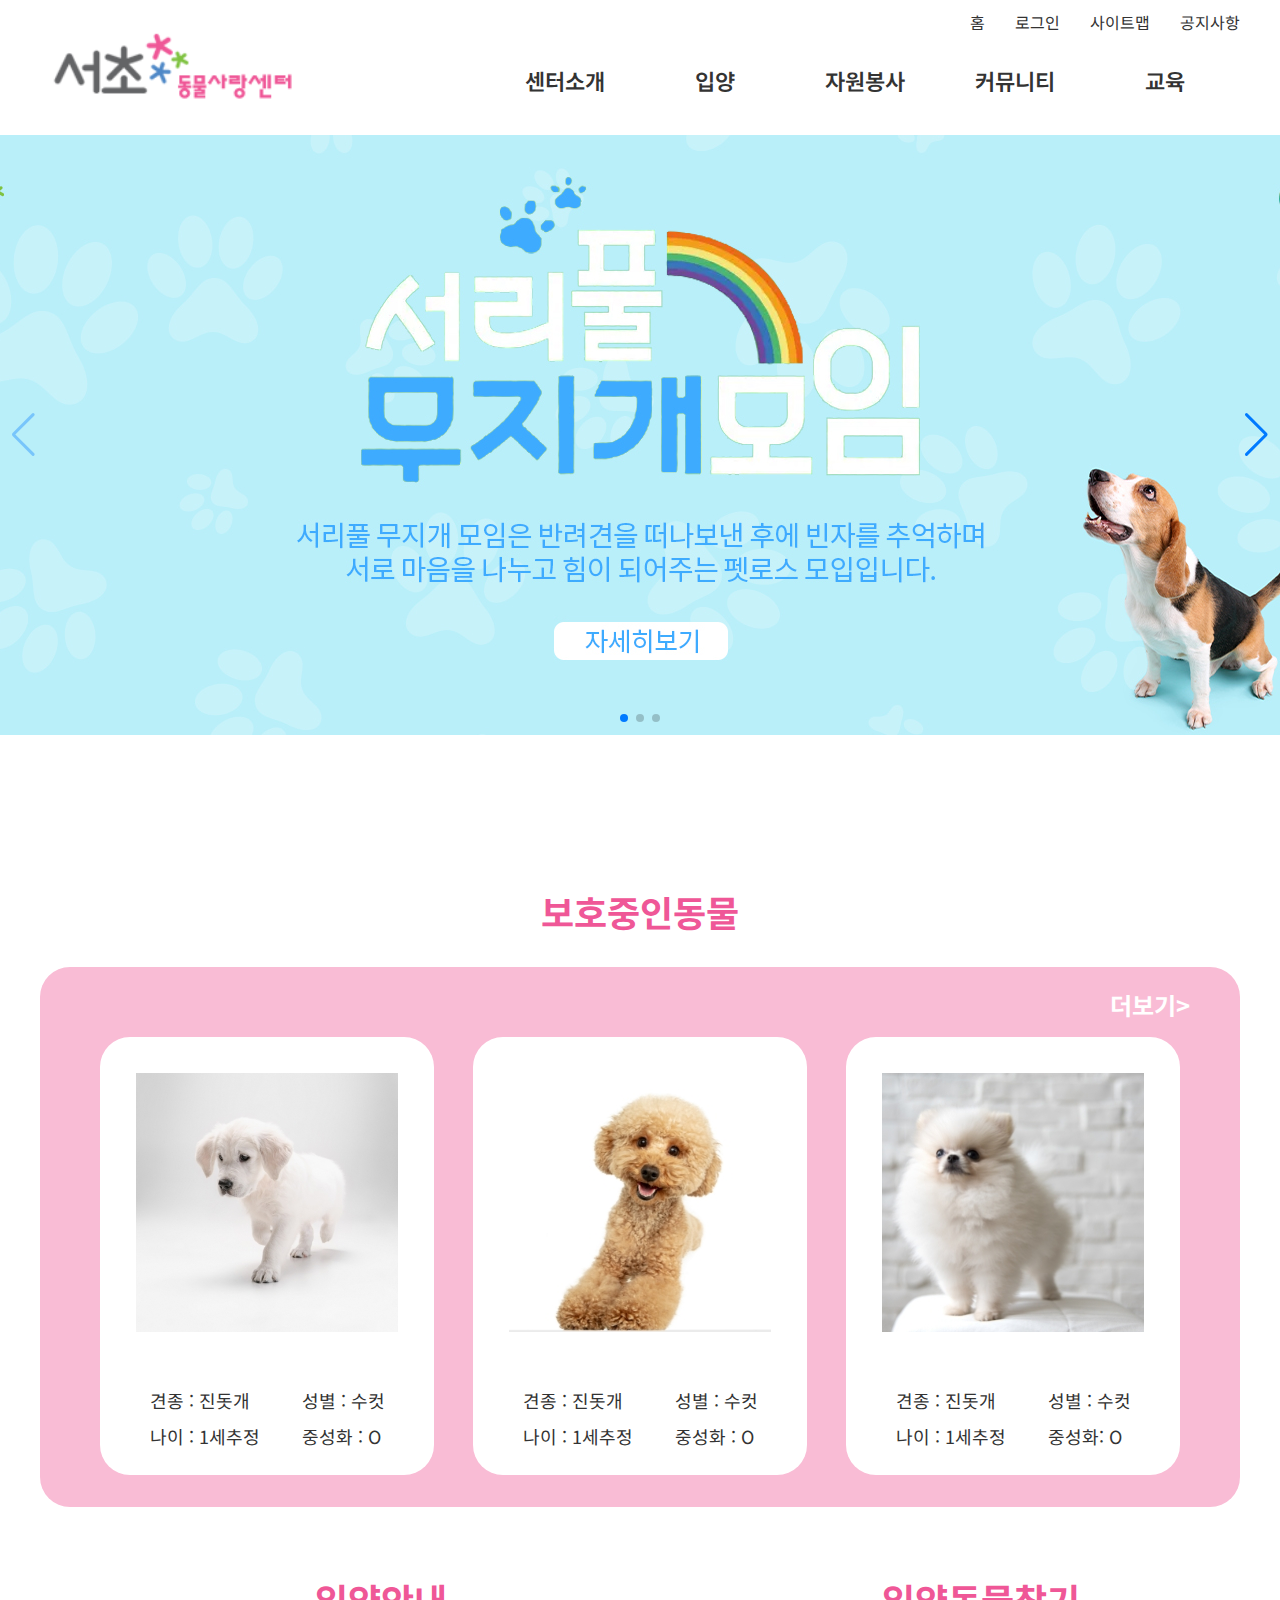
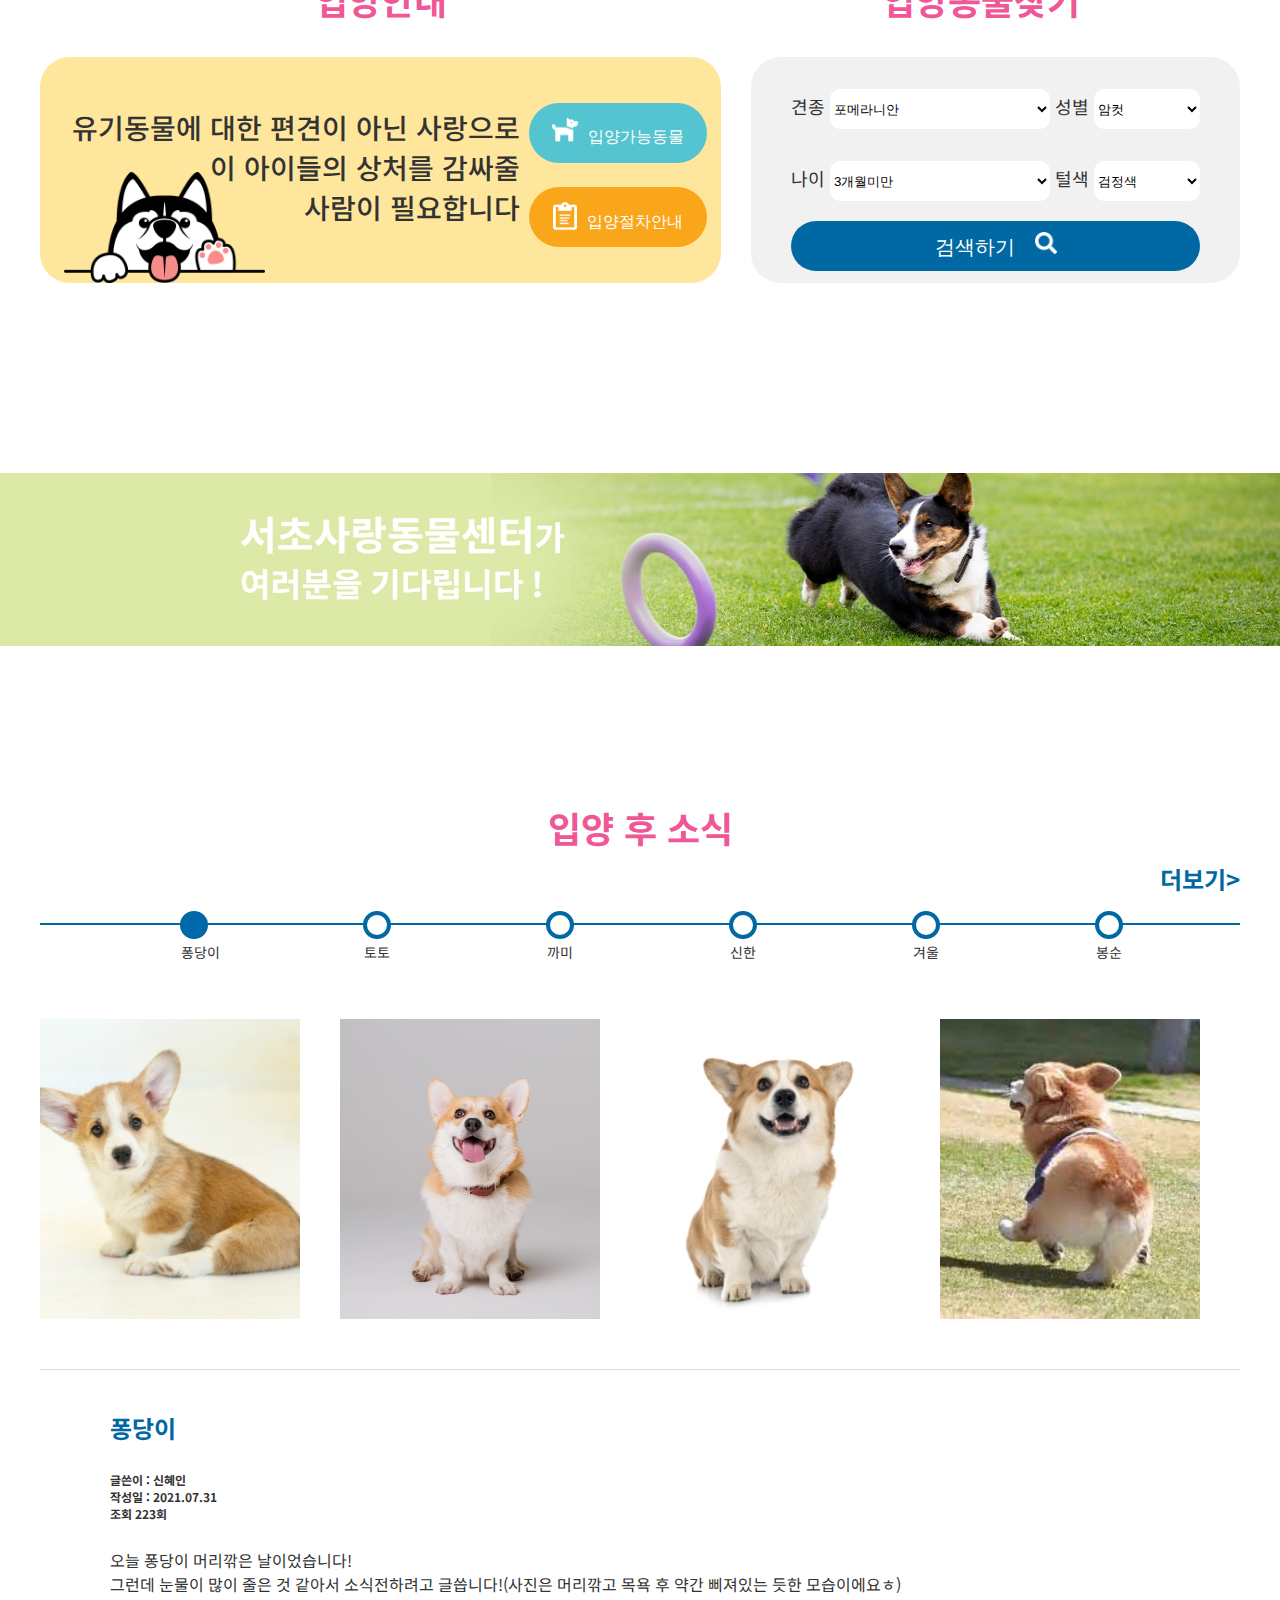
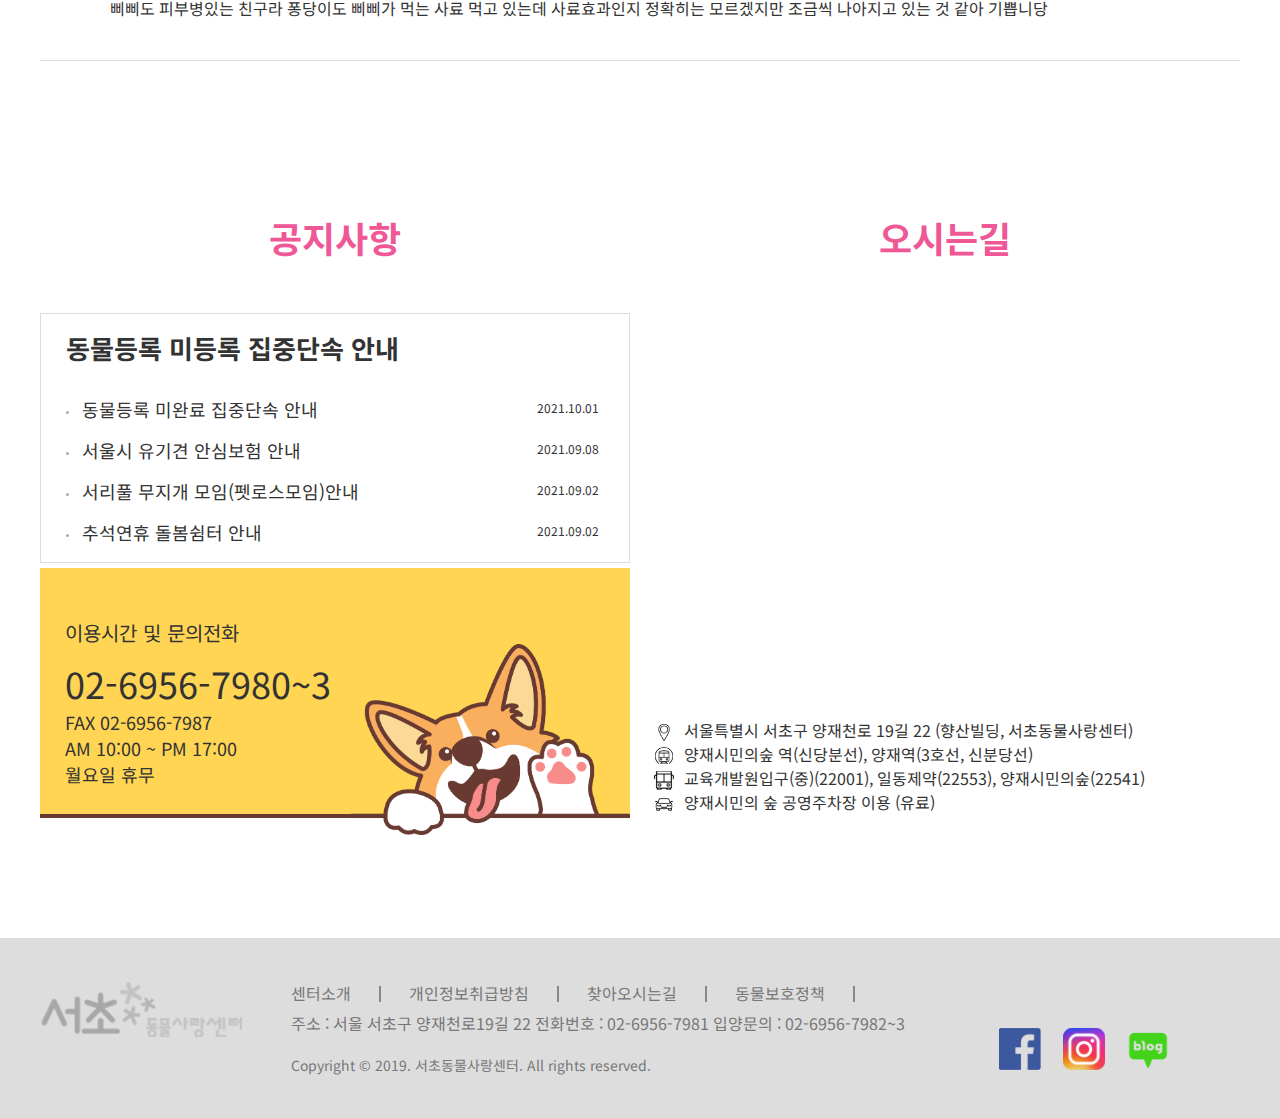
<file: index.html>
<!DOCTYPE html>
<html lang="ko">
<head>
    <meta charset="UTF-8">
    <meta http-equiv="X-UA-Compatible" content="IE=edge">
    <meta name="viewport" content="width=device-width, initial-scale=1.0">
    <meta property="og:image" content="./images/open.jpg">
    <meta property="og:title" content="서초동물사랑센터">
    <meta property="og:description" content="기존 서초동물사랑센터를 리뉴얼 한 페이지입니다.">

    <title>서초동물사랑센터</title>
    <link rel="shortcut icon" type="image/x-icon" href="./images/dog2.png">
    <link href="https://fonts.googleapis.com/css2?family=Noto+Sans+KR:wght@300;400;500;700&display=swap" rel="stylesheet">
  <!-- 폰트어썸 -->
  <link rel="stylesheet" href="https://cdnjs.cloudflare.com/ajax/libs/font-awesome/4.7.0/css/font-awesome.min.css">
  <link rel="stylesheet" href="css/style.css">
  <!-- 제이쿼리 -->
  <script src="https://ajax.googleapis.com/ajax/libs/jquery/3.5.1/jquery.min.js"></script>
  <!-- 자바스크립트 -->
  <script src="./js/main.js"></script>
  <link
      rel="stylesheet"
      href="https://unpkg.com/swiper/swiper-bundle.min.css"
    />
    <script src="https://unpkg.com/swiper/swiper-bundle.min.js"></script>

</head>
<body>
    <header id="header">
        <h1><a href="./index.html"><img src="images/logo.png" alt="서울동물사랑센터 로고"></a>
        </h1>
        <div class="header-box">
            <ul class="header-first-nav">
                <li><a href="./index.html">홈</a></li>
                <li><a href="#">로그인</a></li>
                <li><a href="#">사이트맵</a></li>
                <li><a href="#">공지사항</a></li>
            </ul>
            <ul class="header-second-nav">
                <li><a href="./introduce/introduce.html">센터소개</a>
                    <ul class="header-second-nav-depth">
                        <li><a href="./introduce/introduce.html">소개</a></li>
                        <li><a href="./introduce/introduce_2.html">둘러보기</a></li>
                        <li><a href="./introduce/introduce_3.html">오시는길</a></li>
                    </ul>
                </li>
                <li><a href="./adopt/adopt-1.html">입양</a>
                    <ul class="header-second-nav-depth">
                        <li><a href="./adopt/adopt-1.html">입양절차</a></li>
                        <li><a href="./adopt/adopt-2.html">보호중인동물</a></li>
                        <li><a href="./adopt/adopt-3.html">입양 후 소식</a></li>
                    </ul>
                </li>
                <li><a href="#">자원봉사</a>
                    <ul class="header-second-nav-depth">
                        <li><a href="#">안내</a></li>
                        <li><a href="#">신청</a></li>
                    </ul>
                </li>
                <li><a href="#">커뮤니티</a>
                    <ul class="header-second-nav-depth">
                        <li><a href="#">공지사항</a></li>
                        <li><a href="#">갤러리</a></li>
                        <li><a href="#">뉴스레터</a></li>
                        <li><a href="#">FQA</a></li>
                    </ul>
                </li>
                <li><a href="#">교육</a>
                    <ul class="header-second-nav-depth">
                        <li><a href="#">온라인교육영상</a></li>
                    </ul>
                </li>
            </ul>
        </div>
    </header>
    <div class="swiper mySwiper">
        <div class="swiper-wrapper">
          <div class="swiper-slide"><img src="./images/main-banner1.jpg" alt="1"></div>
          <div class="swiper-slide"><img src="./images/main-banner2.jpg" alt="1"></div>
          <div class="swiper-slide"><img src="./images/main-banner3.jpg" alt="1"></div>
        </div>
        <div class="swiper-button-next"></div>
        <div class="swiper-button-prev"></div>
        <div class="swiper-pagination"></div>
      </div>

      <section id="contents-1">
          <h2>보호중인동물</h2>
          <div class="contents-box container">
            <a href="./adopt/adopt-2.html"><span>더보기></span></a>
              <div class="contents1">
                  <img src="images/contents-img1.jpg" alt="1">
                  <div class="text-box">
                      <div class="dog-info">
                          <a href="#"><span>견종 : 진돗개</span></a>
                          <a href="#"><span>나이 : 1세추정</span></a>
                      </div>
                      <div class="dog-info">
                        <a href="#"><span>성별 : 수컷</span></a>
                        <a href="#"><span>중성화 : O</span></a>
                    </div>
                  </div>
              </div>
              <div class="contents1">
                <img src="images/contents-img2.jpg" alt="2">
                <div class="text-box">
                    <div class="dog-info">
                        <a href="#"><span>견종 : 진돗개</span></a>
                        <a href="#"><span>나이 : 1세추정</span></a>
                    </div>
                    <div class="dog-info">
                      <a href="#"><span>성별 : 수컷</span></a>
                      <a href="#"><span>중성화 : O</span></a>
                  </div>
                    
                </div>
            </div>
            <div class="contents1">
                <img src="images/contents-img3.jpg" alt="3">
                <div class="text-box">
                    <div class="dog-info">
                        <a href="#"><span>견종 : 진돗개</span></a>
                        <a href="#"><span>나이 : 1세추정</span></a>
                    </div>
                    <div class="dog-info">
                      <a href="#"><span>성별 : 수컷</span></a>
                      <a href="#"><span>중성화: O</span></a>
                  </div>
                    
                </div>
            </div>
          </div>
      </section>

      <section id="contents-2">
          <div class="contents2-1">
              <h2>입양안내</h2>
              <div class="contents2-1-box">
                  <p>유기동물에 대한 편견이 아닌 사랑으로
                      이 아이들의 상처를 감싸줄
                      사람이 필요합니다
                  </p>
                  <img src="images/dog4.png" alt="dogimg1">
                  <div class="contents2-1-button">
                      <a href="./adopt/adopt-2.html"><button class="button1"><img src="images/icon01.png" alt="1">입양가능동물</button></a>
                      <a href="./adopt/adopt-1.html"><button class="button2"><img src="images/icon02.png" alt="2">입양절차안내</button></a>
                  </div>
              </div>
          </div>
          <div class="contents2-2">
              <h2>입양동물찾기</h2>
              <div class="contents2-2-box">
                  <div class="select-box">
                      <span class="span1">견종</span>
                      <select name="견종" class="select-1">
                          <option value="">포메라니안</option>
                          <option value="">푸들</option>
                          <option value="">허스키</option>
                          <option value="">웰시코기</option>
                          <option value="">도베르만</option>
                          <option value="">사모예드</option>
                          <option value="">진돗개</option>
                      </select>
                      <span class="span2">성별</span>
                      <select name="성별" class="select-2">
                          <option value="">암컷</option>
                          <option value="">수컷</option>
                      </select>
                  </div>
                  <div>
                      <span>나이</span>
                      <select name="나이" class="select-1">
                        <option value="">3개월미만</option>
                        <option value="">6개월미만</option>
                        <option value="">1세</option>
                        <option value="">2세</option>
                        <option value="">3세</option>
                        <option value="">4세</option>
                        <option value="">5세이상</option>   
                      </select>
                      <span>털색</span>
                      <select name="털색" class="select-2">
                        <option value="">검정색</option>
                        <option value="">갈색</option>
                        <option value="">하얀색</option>
                        <option value="">주황색</option>
                        <option value="">회색</option>
                        <option value="">기타</option>
                      </select>
                </div>
                <button class="search-button">검색하기<img src="images/search_icon.png" alt=""></button>
              </div>
          </div>
      </section>

      <section id="sub-banner">
          <div class="sub-banner">
              <img src="images/sub-banner.jpg" alt="sub banner">
          </div>
      </section> 
      
      <section id="contents-3" class="container">
          <h2>입양 후 소식</h2>
          <a href="./adopt/adopt-3.html"><span>더보기></span></a> 
          <div class="indicator">
                <div class="indicator-box">
                    <div class="borderline"></div>
                    
                    <ul class="circle">
                        <li><a href="#"></a></li>
                        <li><a href="#"></a></li>
                        <li><a href="#"></a></li>
                        <li><a href="#"></a></li>
                        <li><a href="#"></a></li>
                        <li><a href="#"></a></li>                 
                    </ul>
                    <ul class="dog-name">
                        <li><a href="#">퐁당이</a></li>
                        <li><a href="#">토토</a></li>
                        <li><a href="#">까미</a></li>
                        <li><a href="#">신한</a></li>
                        <li><a href="#">겨울</a></li>
                        <li><a href="#">봉순</a></li>                 
                    </ul>
                    </div>
                </div>
                
          </div>
          <div class="contents3">
              <img src="images/content3-img1.jpg" alt="c3img1">
              <img src="images/content3-img2.jpg" alt="c3img2">
              <img src="images/content3-img3.jpg" alt="c3img3">
              <img src="images/content3-img4.jpg" alt="c3img4">
          </div>
          <div class="review-box">
              <h3>퐁당이</h3><br>
              <div class="writer"><p>글쓴이 : 신혜인</p><p>작성일 : 2021.07.31</p><p>조회 223회</p></div><br>
              <p>오늘 퐁당이 머리깎은 날이었습니다!
                그런데 눈물이 많이 줄은 것 같아서 소식전하려고 글씁니다!(사진은 머리깎고 목욕 후 약간 삐져있는 듯한 모습이에요ㅎ)
                삐삐도 피부병있는 친구라 퐁당이도 삐삐가 먹는 사료 먹고 있는데 사료효과인지 정확히는 모르겠지만 조금씩 나아지고 있는 것 같아 기쁩니당</p>
          </div>
      </section>

      <section id="contents-4" class="container">
          <div class="contents4-1">
              <h2>공지사항</h2>
              <div class="notice-box">
                  <ul>
                      <li>
                          <a href="#">
                          <h3>동물등록 미등록 집중단속 안내</h3>
                      </a>
                    </li>
                    <li>
                        <a href="#">
                            동물등록 미완료 집중단속 안내
                            <span>2021.10.01</span>
                        </a>
                    </li>
                    <li>
                        <a href="#">
                            서울시 유기견 안심보험 안내
                            <span>2021.09.08</span>
                        </a>
                    </li>
                    <li>
                        <a href="#">
                            서리풀 무지개 모임(펫로스모임)안내
                            <span>2021.09.02</span>
                        </a>
                    </li>
                    <li>
                        <a href="#">
                            추석연휴 돌봄쉼터 안내
                            <span>2021.09.02</span>
                        </a>
                    </li>
                  </ul>
              </div>
              <div class="guide-box">
                  <p>이용시간 및 문의전화</p>
                  <p>02-6956-7980~3</p>
                  <p>FAX 02-6956-7987</p>
                  <p>AM 10:00 ~ PM 17:00</p>
                  <p>월요일 휴무</p>
                  <img src="images/dog2.png" alt="dog5">
              </div>
          </div>
          <div class="contents4-2">
              <h2>오시는길</h2>
              <div class="map">
                <iframe src="https://www.google.com/maps/embed?pb=!1m18!1m12!1m3!1d3166.33855707436!2d127.03593541558656!3d37.47633633704579!2m3!1f0!2f0!3f0!3m2!1i1024!2i768!4f13.1!3m3!1m2!1s0x357ca10b5d836675%3A0x1bbfbc48b01835de!2z7ISc7LSIIOuPmeusvOyCrOuekeyEvO2EsA!5e0!3m2!1sko!2skr!4v1635246978576!5m2!1sko!2skr" 
                width="590" 
                height="400" 
                style="border:0;" 
                allowfullscreen="" loading="lazy">
                </iframe>
              </div>
              <div class="map-guide">
                  <div class="map-guide-text-box">
                  <img src="images/guide-icon1.png" alt="">
                  <p>서울특별시 서초구 양재천로 19길 22
                    (향산빌딩, 서초동물사랑센터)</p>
                  </div> 
                  <div class="map-guide-text-box">
                    <img src="images/guide-icon2.png" alt="">
                    <p>양재시민의숲 역(신당분선), 양재역(3호선,
                        신분당선)
                    </p>
                    </div>
                    <div class="map-guide-text-box">
                        <img src="images/guide-icon3.png" alt="">
                        <p>교육개발원입구(중)(22001), 일동제약(22553),
                             양재시민의숲(22541)
                        </p>
                        </div>
                     <div class="map-guide-text-box">
                        <img src="images/guide-icon4.png" alt="">
                        <p>양재시민의 숲 공영주차장 이용 (유료)</p>
                    </div> 
              </div>
          </div>
      </section>
      <footer>
        <div class="footer-box">
                <a href="../index/index.html">
                    <img class="footer-logo" src="images/footer_logo.png" alt="푸터로고">
                </a>
                <div class="footer-box-flex">
                    <ul class="footer-box-ul">
                        <li><a href="./introduce/introduce.html">센터소개</a></li><span></span>
                        <li><a href="#">개인정보취급방침</a></li><span></span>
                        <li><a href="./introduce/introduce_3.html">찾아오시는길</a></li><span></span>
                        <li><a href="#">동물보호정책</a></li><span></span>
                    </ul>
                    <div class="footer-box-p">
                        <p>주소 : 서울 서초구 양재천로19길 22   전화번호 : 02-6956-7981   입양문의 : 02-6956-7982~3
                        </p>
                        <p>Copyright &copy; 2019. 서초동물사랑센터. All rights reserved.</p>
                    </div>
                </div>
                <div class="icon">
                    <a href="#"><img src="images/face-book.png" alt="페이스북"></a>
                    <a href="#"><img src="images/instagram.png" alt="인스타그램"></a>
                    <a href="#"><img src="images/band.png" alt="네이버밴드"></a>
                </div>
            </div>
           
        </footer>
        <script>
            var swiper = new Swiper(".mySwiper", {
              spaceBetween: 30,
              centeredSlides: true,
              autoplay: {
                delay: 2500,
                disableOnInteraction: false,
              },
              pagination: {
                el: ".swiper-pagination",
                clickable: true,
              },
              navigation: {
                nextEl: ".swiper-button-next",
                prevEl: ".swiper-button-prev",
              },
            });
          </script>
</body>
</html>
</file>
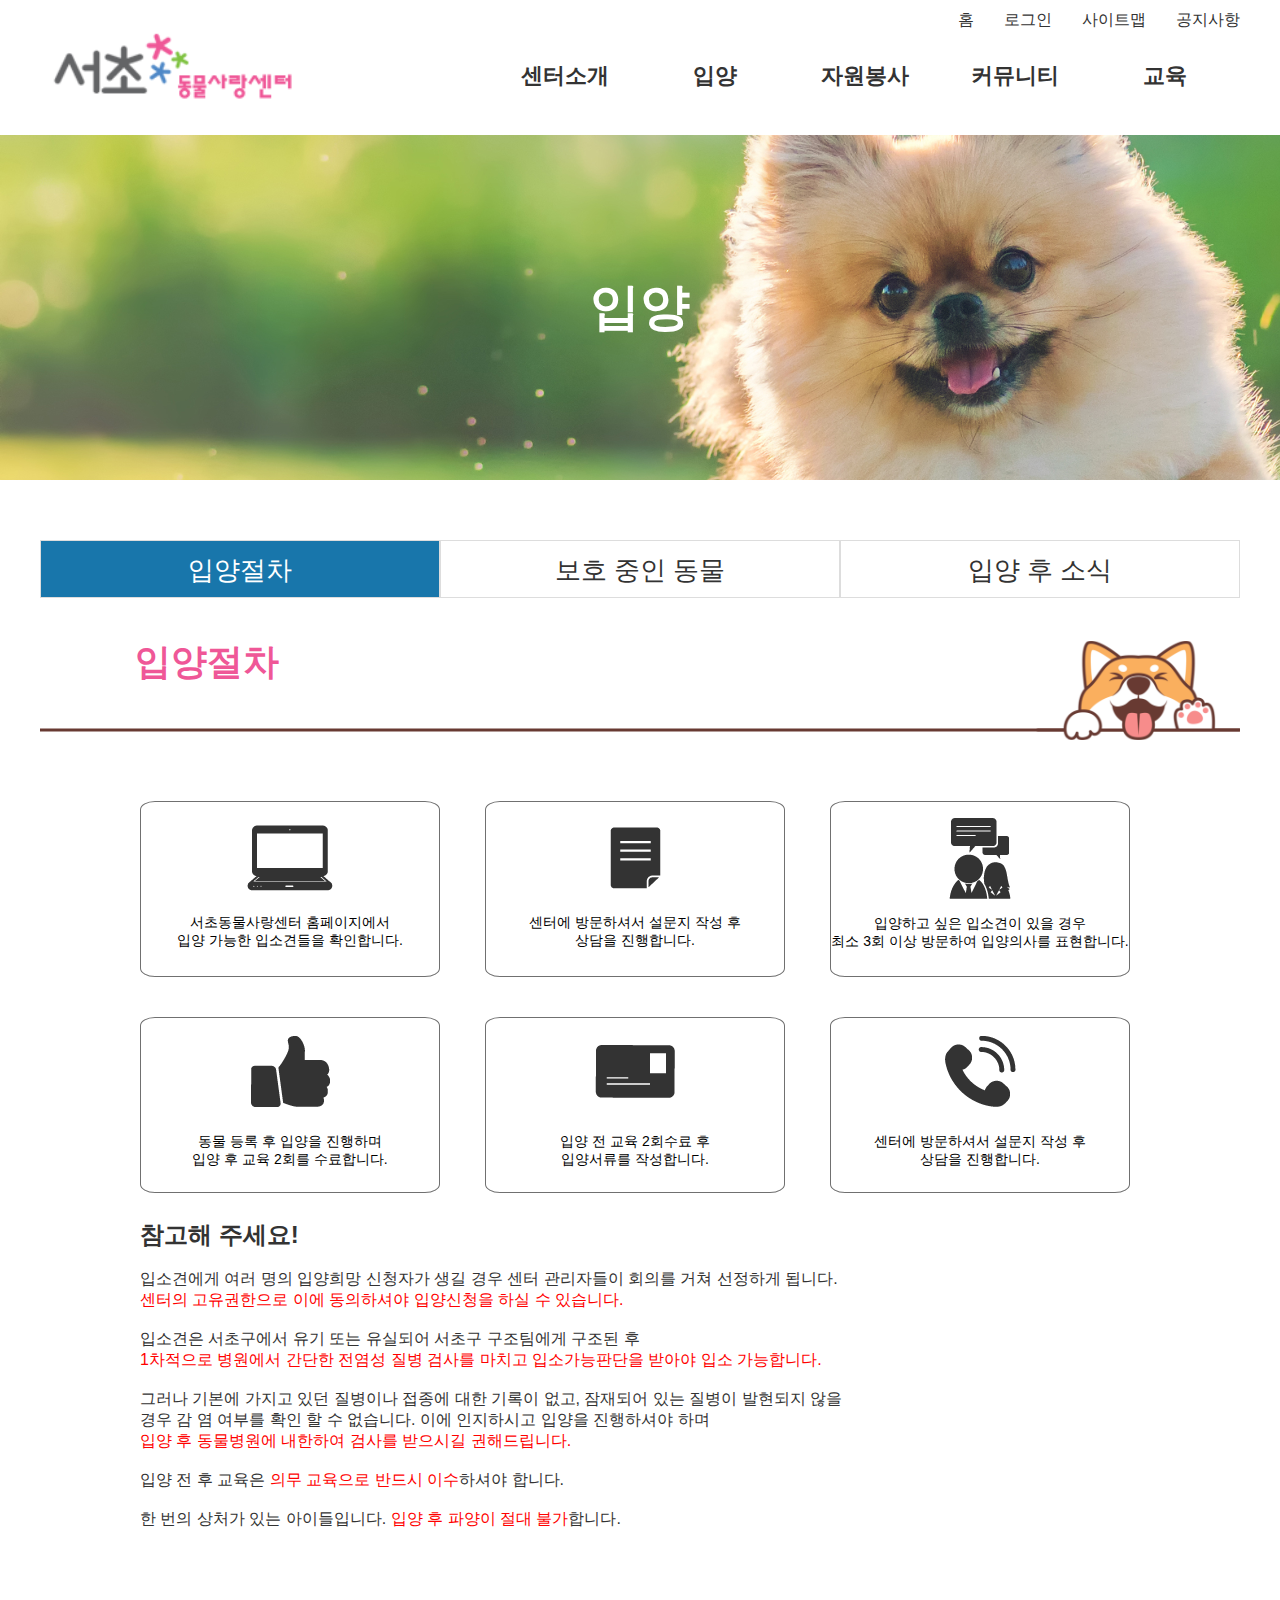
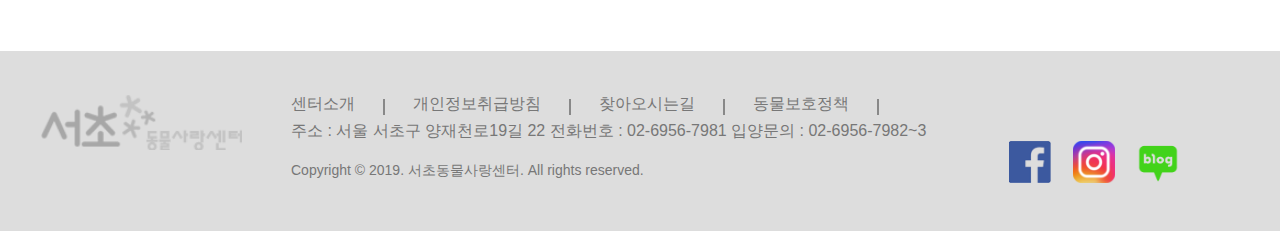
<file: adopt/adopt-1.html>
<!DOCTYPE html>
<html lang="ko">
<head>
    <meta charset="UTF-8">
    <meta http-equiv="X-UA-Compatible" content="IE=edge">
    <meta name="viewport" content="width=device-width, initial-scale=1.0">
    <title>서울동물사랑센터-입양절차</title>
    <link rel="shortcut icon" type="image/x-icon" href="../images/dog2.png">
    <link rel="stylesheet" href="./css/style.css">
    <link href="https://fonts.googleapis.com/css2?family=Nanum+Myeongjo:wght@400;700;800&display=swap" rel="stylesheet">
    <script src="https://ajax.googleapis.com/ajax/libs/jquery/3.5.1/jquery.min.js"></script>
    <script src="../js/main.js"></script>
    <link href="https://fonts.googleapis.com/css2?family=Nanum+Myeongjo:wght@400;700;800&display=swap" rel="stylesheet">
    <a href="index2.html" rel="보호 중인 동물"></a>
</head>
<body>
    <header id="header">
        <h1><a href="../index.html"><img src="images/logo.png" alt="서초동물사랑센터 로고"></a>
        </h1>
        <div class="header-box">
            <ul class="header-first-nav">
                <li><a href="../index.html">홈</a></li>
                <li><a href="#">로그인</a></li>
                <li><a href="#">사이트맵</a></li>
                <li><a href="#">공지사항</a></li>
            </ul>
            <ul class="header-second-nav">
                <li><a href="../introduce/introduce.html">센터소개</a>
                    <ul class="header-second-nav-depth">
                        <li><a href="../introduce/introduce.html">소개</a></li>
                        <li><a href="../introduce/introduce_2.html">둘러보기</a></li>
                        <li><a href="../introduce/introduce_3.html">오시는길</a></li>
                    </ul>
                </li>
                <li><a href="./adopt-1.html">입양</a>
                    <ul class="header-second-nav-depth">
                        <li><a href="./adopt-1.html">입양절차</a></li>
                        <li><a href="./adopt-2.html">보호중인동물</a></li>
                        <li><a href="./adopt-3.html">입양 후 소식</a></li>
                    </ul>
                </li>
                <li><a href="#">자원봉사</a>
                    <ul class="header-second-nav-depth">
                        <li><a href="#">안내</a></li>
                        <li><a href="#">신청</a></li>
                    </ul>
                </li>
                <li><a href="#">커뮤니티</a>
                    <ul class="header-second-nav-depth">
                        <li><a href="#">공지사항</a></li>
                        <li><a href="#">갤러리</a></li>
                        <li><a href="#">뉴스레터</a></li>
                        <li><a href="#">FQA</a></li>
                    </ul>
                </li>
                <li><a href="#">교육</a>
                    <ul class="header-second-nav-depth">
                        <li><a href="#">온라인교육영상</a></li>
                    </ul>
                </li>
            </ul>
        </div>
    </header>

    <section class="main-visual">
        <h2>입양</h2>
    </section>

    <section class="adopt-box">
        <div class="introduce">
            <ul class="introduce-nav">
                <li><a id="white" href="./adopt-1.html">입양절차</a></li>
                <li><a href="./adopt-2.html">보호 중인 동물</a></li>
                <li><a href="./adopt-3.html">입양 후 소식</a></li>
            </ul>
            <h2>입양절차</h2>
            <div class="dog-img"></div>
        </div>

            <div id="box1">
                <div class="content-1">
                    <div class="content-1-img"></div>
                    <p class="text-1">
                        서초동물사랑센터 홈페이지에서<br>
                        입양 가능한 입소견들을 확인합니다.
                    </p>
                </div>
                
                <div class="content-2">
                    <div class="content-2-img"></div>
                    <p class="text-2">
                        센터에 방문하셔서 설문지 작성 후<br>
                        상담을 진행합니다.
                    </p>
                </div>
                
                <div class="content-3">
                    <div class="content-3-img"></div>
                    <p class="text-3">
                        입양하고 싶은 입소견이 있을 경우<br>
                        최소 3회 이상 방문하여 입양의사를 표현합니다.
                    </p>
                </div>
    </div>
    
    <div id="box2">
        <div class="content-4">
            <div class="content-4-img"></div>
            <p class="text-4">
                동물 등록 후 입양을 진행하며<br>
                입양 후 교육 2회를 수료합니다.
            </p>
        </div>
        
        <div class="content-5">
            <div class="content-5-img"></div>
            <p class="text-5">
                입양 전 교육 2회수료 후<br>
                입양서류를 작성합니다.
            </p>
        </div>
        
        <div class="content-6">
            <div class="content-6-img"></div>
            <p class="text-6">
                센터에 방문하셔서 설문지 작성 후<br>
                상담을 진행합니다.
            </p>
        </div>
    </div>

    <div class="precautions">
        <h2>참고해 주세요!</h2><br>
        <p>입소견에게 여러 명의 입양희망 신청자가 생길 경우 센터 관리자들이 회의를 거쳐 선정하게 됩니다.<br><span>센터의 고유권한으로 이에 동의하셔야 입양신청을 하실 수 있습니다.</span></p><br>
        <p>입소견은 서초구에서 유기 또는 유실되어 서초구 구조팀에게 구조된 후<br><span>1차적으로 병원에서 간단한 전염성 질병 검사를 마치고 입소가능판단을 받아야 입소 가능합니다.</span></p><br>
        <p>그러나 기본에 가지고 있던 질병이나 접종에 대한 기록이 없고, 잠재되어 있는 질병이 발현되지 않을<br>경우 감 염 여부를 확인 할 수 없습니다. 이에 인지하시고 입양을 진행하셔야 하며<br><span>입양 후 동물병원에 내한하여 검사를 받으시길 권해드립니다.</span></p><br>
        <p>입양 전 후 교육은 <span>의무 교육으로 반드시 이수</span>하셔야 합니다.</p><br>
        <p>한 번의 상처가 있는 아이들입니다. <span>입양 후 파양이 절대 불가</span>합니다.</p>
    </div>
</section>
<footer>
    <div class="footer-box">
            <a href="../index/index.html">
                <img class="footer-logo" src="images/footer_logo.png" alt="푸터로고">
            </a>
            <div class="footer-box-flex">
                <ul class="footer-box-ul">
                    <li><a href="./introduce/introduce.html">센터소개</a></li><span></span>
                    <li><a href="#">개인정보취급방침</a></li><span></span>
                    <li><a href="./introduce/introduce_3.html">찾아오시는길</a></li><span></span>
                    <li><a href="#">동물보호정책</a></li><span></span>
                </ul>
                <div class="footer-box-p">
                    <p>주소 : 서울 서초구 양재천로19길 22   전화번호 : 02-6956-7981   입양문의 : 02-6956-7982~3
                    </p>
                    <p>Copyright &copy; 2019. 서초동물사랑센터. All rights reserved.</p>
                </div>
            </div>
            <div class="icon">
                <a href="#"><img src="images/face-book.png" alt="페이스북"></a>
                <a href="#"><img src="images/instagram.png" alt="인스타그램"></a>
                <a href="#"><img src="images/band.png" alt="네이버밴드"></a>
            </div>
        </div>
       
    </footer>
</body>
</html>
</file>
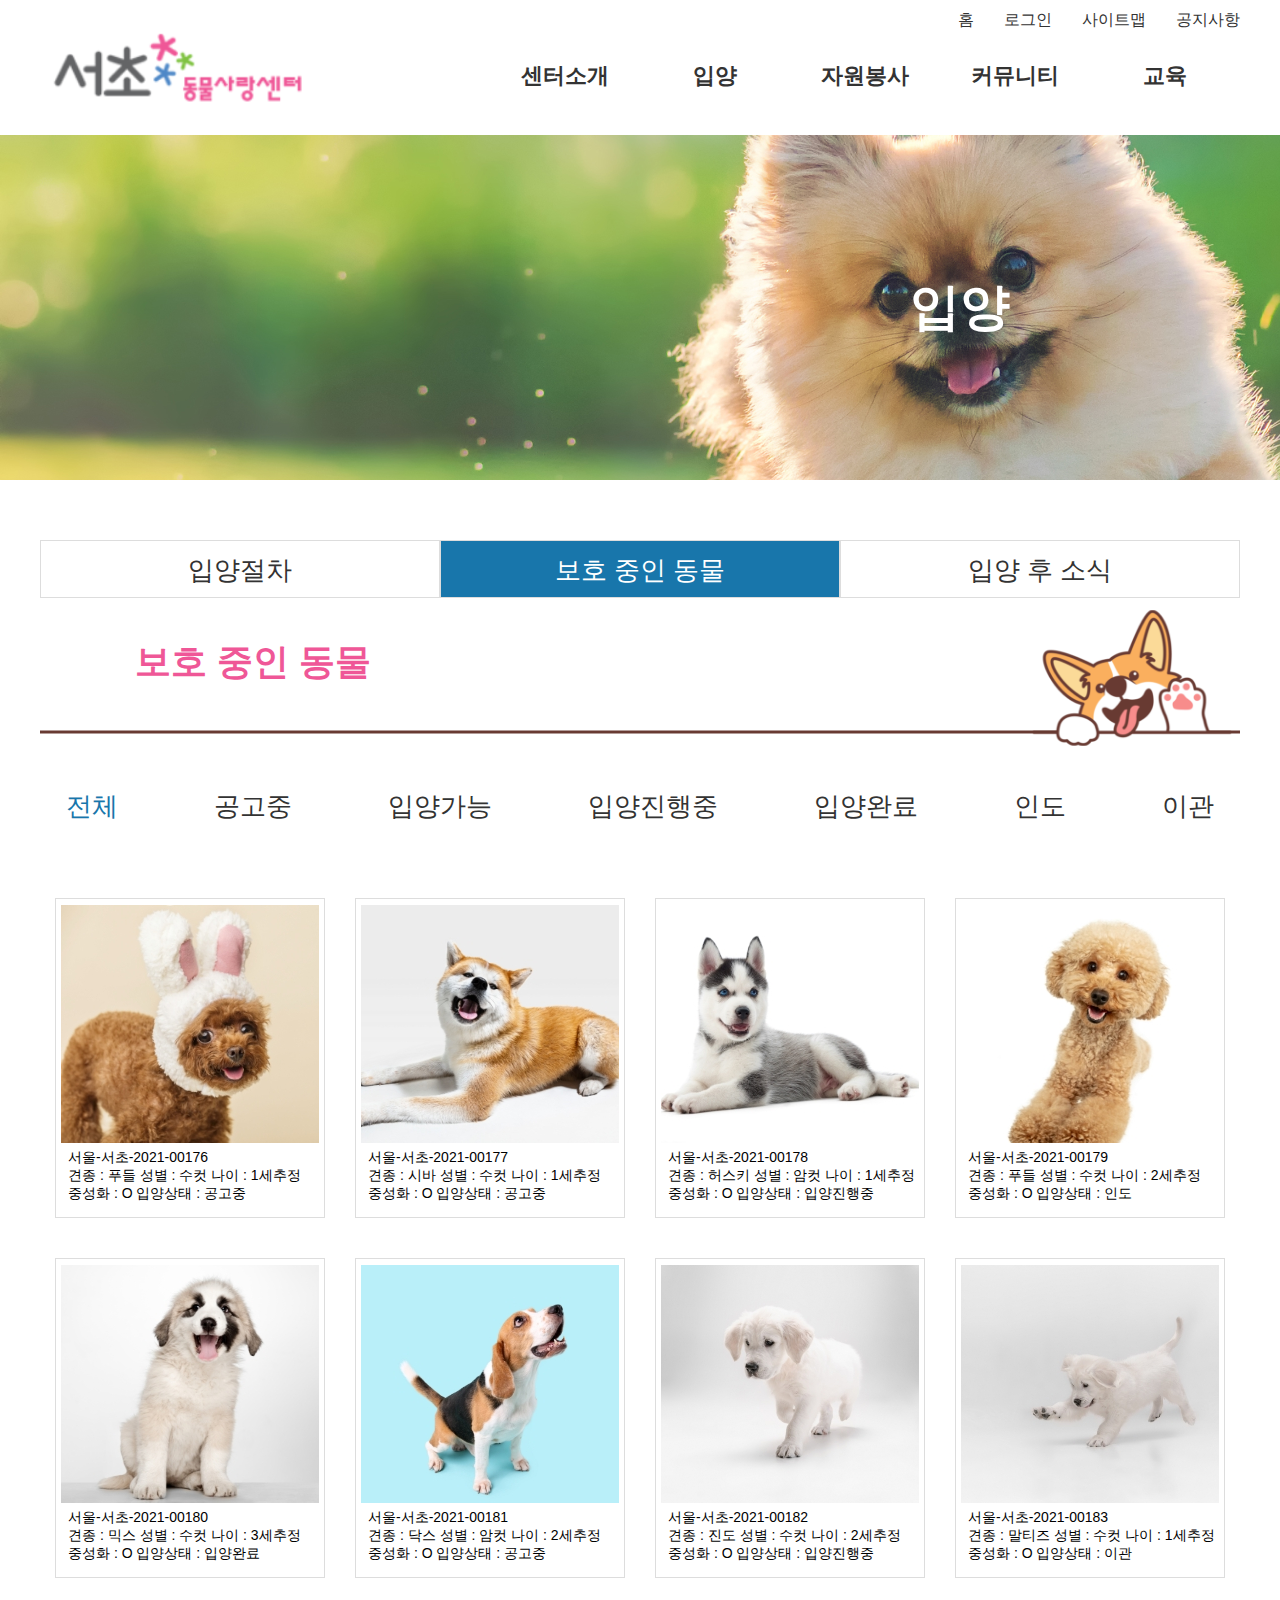
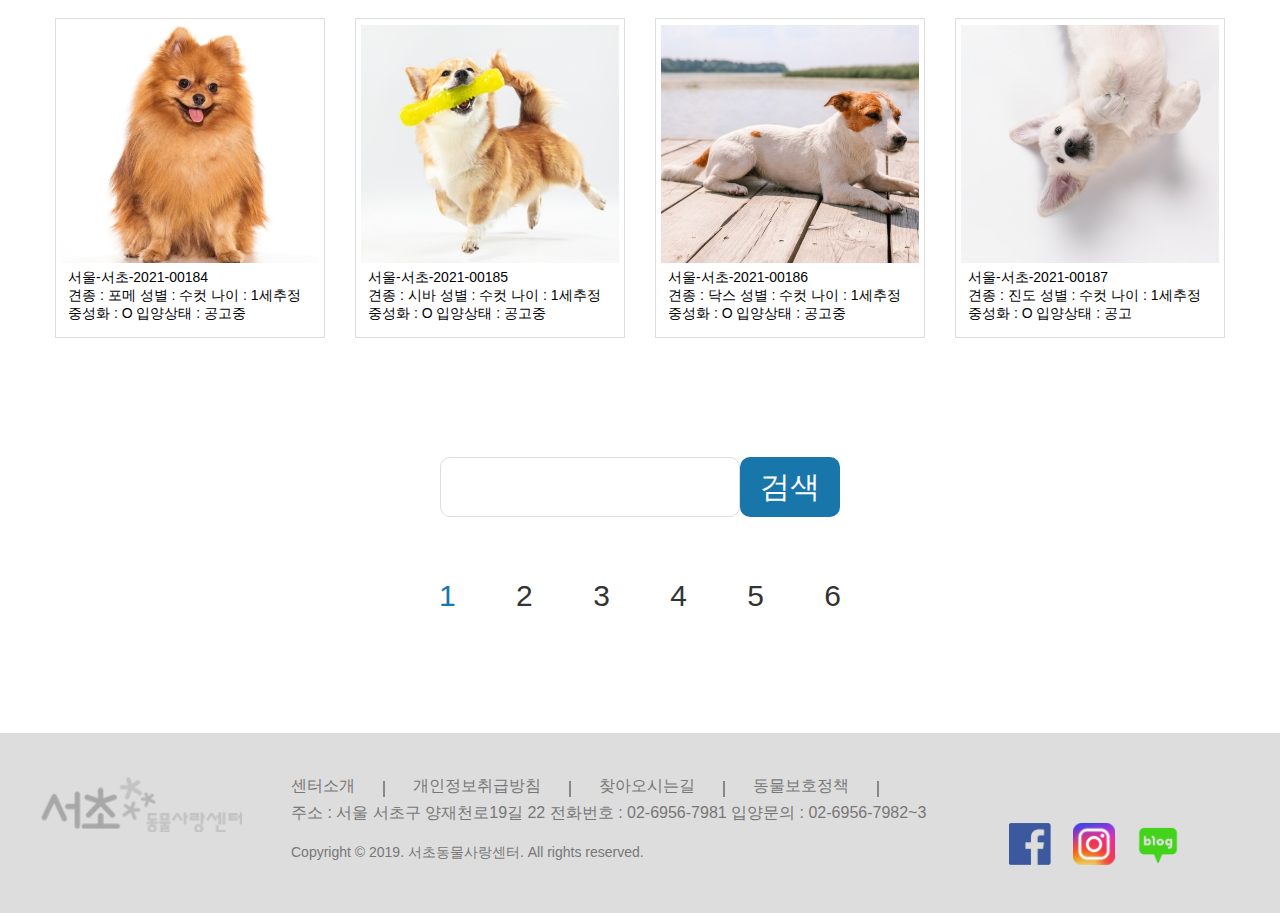
<file: adopt/adopt-2.html>
<!DOCTYPE html>
<html lang="ko">
<head>
    <meta charset="UTF-8">
    <meta http-equiv="X-UA-Compatible" content="IE=edge">
    <meta name="viewport" content="width=device-width, initial-scale=1.0">
    <title>서초동물사랑센터-보호 중인 동물</title>
    <link rel="shortcut icon" type="image/x-icon" href="../images/dog2.png">
    <link rel="stylesheet" href="./css/style2.css">
    <link href="https://fonts.googleapis.com/css2?family=Nanum+Myeongjo:wght@400;700;800&display=swap" rel="stylesheet">
    <script src="https://ajax.googleapis.com/ajax/libs/jquery/3.5.1/jquery.min.js"></script>
    <script src="../js/main.js"></script>
    <link href="https://fonts.googleapis.com/css2?family=Nanum+Myeongjo:wght@400;700;800&display=swap" rel="stylesheet">
</head>
<body>
    <header id="header">
        <h1><a href="../index.html"><img src="images/logo.png" alt="서초동물사랑센터 로고"></a>
        </h1>
        <div class="header-box">
            <ul class="header-first-nav">
                <li><a href="../index.html">홈</a></li>
                <li><a href="#">로그인</a></li>
                <li><a href="#">사이트맵</a></li>
                <li><a href="#">공지사항</a></li>
            </ul>
            <ul class="header-second-nav">
                <li><a href="#">센터소개</a>
                    <ul class="header-second-nav-depth">
                        <li><a href="../introduce/introduce.html">소개</a></li>
                        <li><a href="../introduce/introduce_2.html">둘러보기</a></li>
                        <li><a href="../introduce/introduce_3.html">오시는길</a></li>
                    </ul>
                </li>
                <li><a href="./adopt-1.html">입양</a>
                    <ul class="header-second-nav-depth">
                        <li><a href="./adopt-1.html">입양절차</a></li>
                        <li><a href="./adopt-2.html">보호중인동물</a></li>
                        <li><a href="./adopt-3.html">입양 후 소식</a></li>
                    </ul>
                </li>
                <li><a href="#">자원봉사</a>
                    <ul class="header-second-nav-depth">
                        <li><a href="#">안내</a></li>
                        <li><a href="#">신청</a></li>
                    </ul>
                </li>
                <li><a href="#">커뮤니티</a>
                    <ul class="header-second-nav-depth">
                        <li><a href="#">공지사항</a></li>
                        <li><a href="#">갤러리</a></li>
                        <li><a href="#">뉴스레터</a></li>
                        <li><a href="#">FQA</a></li>
                    </ul>
                </li>
                <li><a href="#">교육</a>
                    <ul class="header-second-nav-depth">
                        <li><a href="#">온라인교육영상</a></li>
                    </ul>
                </li>
            </ul>
        </div>
    </header>
    
    <section class="main-visual">
        <h2>입양</h2>
    </section>

    <section class="adopt-box">
        <div class="introduce">
            <ul class="introduce-nav">
                <li><a href="./adopt-1.html">입양절차</a></li>
                <li><a id="white" href="./adopt-2.html">보호 중인 동물</a></li>
                <li><a href="./adopt-3.html">입양 후 소식</a></li>
            </ul>
            <h2>보호 중인 동물</h2>
            <div class="dog-img"></div>
        </div>
            <ul class="protect-menu">
                <li><a class="blue" href="#">전체</a></li>
                <li><a href="#">공고중</a></li>
                <li><a href="#">입양가능</a></li>
                <li><a href="#">입양진행중</a></li>
                <li><a href="#">입양완료</a></li>
                <li><a href="#">인도</a></li>
                <li><a href="#">이관</a></li>
            </ul>

        <div id="box1">
            <div class="protect-1">
                <div class="protect-1-img"></div>
                <p class="text-1">
                    서울-서초-2021-00176<br>
                    견종 : 푸들 성별 : 수컷 나이 : 1세추정<br>
                    중성화 : O 입양상태 : 공고중
                </p>
            </div>

            <div class="protect-2">
                <div class="protect-2-img"></div>
                <p class="text-2">
                    서울-서초-2021-00177<br>
                    견종 : 시바 성별 : 수컷 나이 : 1세추정<br>
                    중성화 : O 입양상태 : 공고중
                </p>
            </div>

            <div class="protect-3">
                <div class="protect-3-img"></div>
                <p class="text-3">
                    서울-서초-2021-00178<br>
                    견종 : 허스키 성별 : 암컷 나이 : 1세추정<br>
                    중성화 : O 입양상태 : 입양진행중
                </p>
            </div>

            <div class="protect-4">
                <div class="protect-4-img"></div>
                <p class="text-4">
                    서울-서초-2021-00179<br>
                    견종 : 푸들 성별 : 수컷 나이 : 2세추정<br>
                    중성화 : O 입양상태 : 인도
                </p>
            </div>
        </div>

        <div id="box2">
            <div class="protect-5">
                <div class="protect-5-img"></div>
                <p class="text-5">
                    서울-서초-2021-00180<br>
                    견종 : 믹스 성별 : 수컷 나이 : 3세추정<br>
                    중성화 : O 입양상태 : 입양완료
                </p>
            </div>

            <div class="protect-6">
                <div class="protect-6-img"></div>
                <p class="text-6">
                    서울-서초-2021-00181<br>
                    견종 : 닥스 성별 : 암컷 나이 : 2세추정<br>
                    중성화 : O 입양상태 : 공고중
                </p>
            </div>

            <div class="protect-7">
                <div class="protect-7-img"></div>
                <p class="text-7">
                    서울-서초-2021-00182<br>
                    견종 : 진도 성별 : 수컷 나이 : 2세추정<br>
                    중성화 : O 입양상태 : 입양진행중
                </p>
            </div>

            <div class="protect-8">
                <div class="protect-8-img"></div>
                <p class="text-8">
                    서울-서초-2021-00183<br>
                    견종 : 말티즈 성별 : 수컷 나이 : 1세추정<br>
                    중성화 : O 입양상태 : 이관
                </p>
            </div>
        </div>

        <div id="box3">
            <div class="protect-9">
                <div class="protect-9-img"></div>
                <p class="text-8">
                    서울-서초-2021-00184<br>
                    견종 : 포메 성별 : 수컷 나이 : 1세추정<br>
                    중성화 : O 입양상태 : 공고중
                </p>
            </div>

            <div class="protect-10">
                <div class="protect-10-img"></div>
                <p class="text-10">
                    서울-서초-2021-00185<br>
                    견종 : 시바 성별 : 수컷 나이 : 1세추정<br>
                    중성화 : O 입양상태 : 공고중
                </p>
            </div>
            
            <div class="protect-11">
                <div class="protect-11-img"></div>
                <p class="text-11">
                    서울-서초-2021-00186<br>
                    견종 : 닥스 성별 : 수컷 나이 : 1세추정<br>
                    중성화 : O 입양상태 : 공고중
                </p>
            </div>

            <div class="protect-12">
                <div class="protect-12-img"></div>
                <p class="text-12">
                    서울-서초-2021-00187<br>
                    견종 : 진도 성별 : 수컷 나이 : 1세추정<br>
                    중성화 : O 입양상태 : 공고
                </p> 
            </div>
        </div>
    </section>
    <div class="search-box">
        <input type="검색어를 입력하세요.">
        <button>검색</button>
    </div>
    <div class="pagebtn">
        <ul>
            <li><a class="blue" href="#">1</a></li>
            <li><a href="#">2</a></li>
            <li><a href="#">3</a></li>
            <li><a href="#">4</a></li>
            <li><a href="#">5</a></li>
            <li><a href="#">6</a></li>
        </ul>
    </div>
   
    <footer>
        <div class="footer-box">
                <a href="../index/index.html">
                    <img class="footer-logo" src="images/footer_logo.png" alt="푸터로고">
                </a>
                <div class="footer-box-flex">
                    <ul class="footer-box-ul">
                        <li><a href="./introduce/introduce.html">센터소개</a></li><span></span>
                        <li><a href="#">개인정보취급방침</a></li><span></span>
                        <li><a href="./introduce/introduce_3.html">찾아오시는길</a></li><span></span>
                        <li><a href="#">동물보호정책</a></li><span></span>
                    </ul>
                    <div class="footer-box-p">
                        <p>주소 : 서울 서초구 양재천로19길 22   전화번호 : 02-6956-7981   입양문의 : 02-6956-7982~3
                        </p>
                        <p>Copyright &copy; 2019. 서초동물사랑센터. All rights reserved.</p>
                    </div>
                </div>
                <div class="icon">
                    <a href="#"><img src="images/face-book.png" alt="페이스북"></a>
                    <a href="#"><img src="images/instagram.png" alt="인스타그램"></a>
                    <a href="#"><img src="images/band.png" alt="네이버밴드"></a>
                </div>
            </div>
           
        </footer>
</body>
</html>
</file>
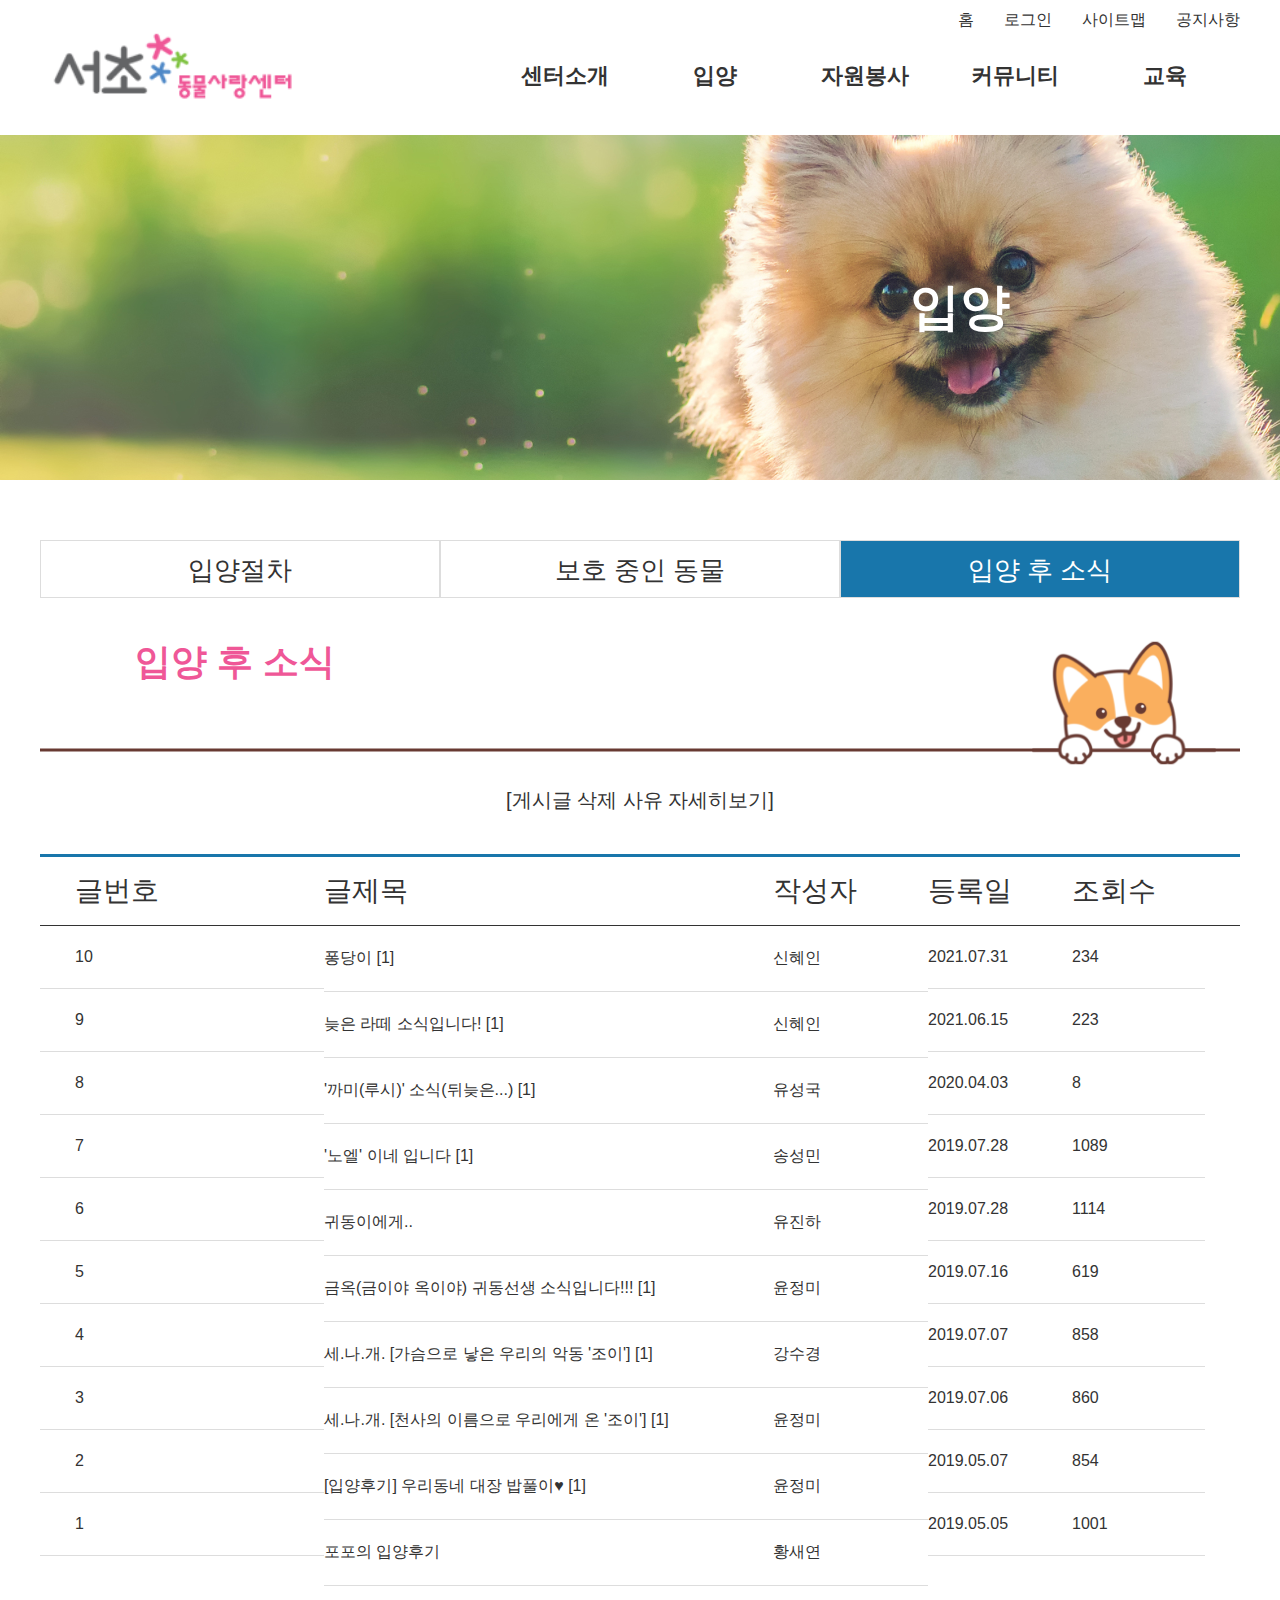
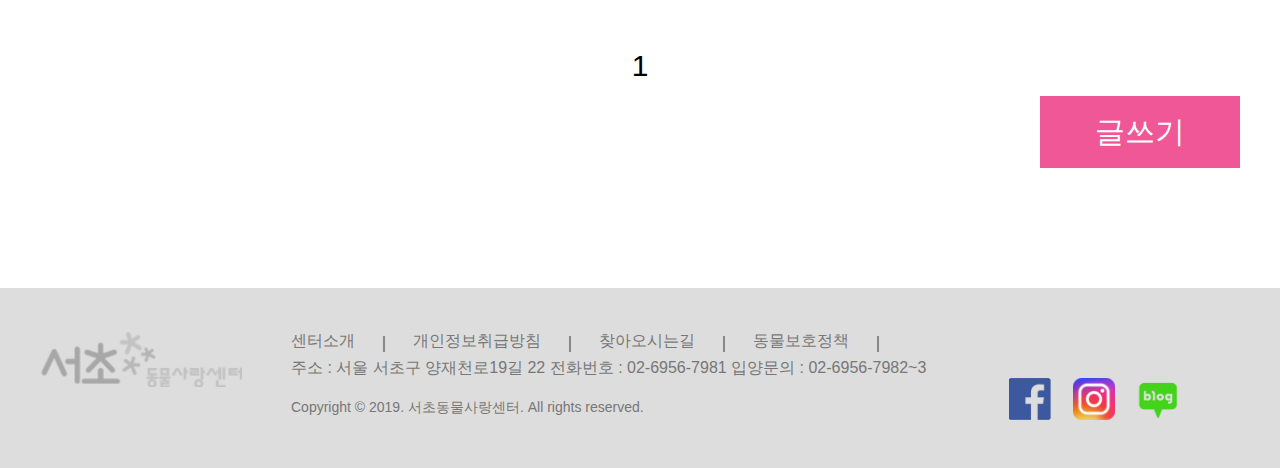
<file: adopt/adopt-3.html>
<!DOCTYPE html>
<html lang="en">
<head>
    <meta charset="UTF-8">
    <meta http-equiv="X-UA-Compatible" content="IE=edge">
    <meta name="viewport" content="width=device-width, initial-scale=1.0">
    <title>Document</title>
    <link rel="shortcut icon" type="image/x-icon" href="../images/dog2.png">
    <link rel="stylesheet" href="./css/style3.css">
    <link href="https://fonts.googleapis.com/css2?family=Nanum+Myeongjo:wght@400;700;800&display=swap" rel="stylesheet">
    <script src="https://ajax.googleapis.com/ajax/libs/jquery/3.5.1/jquery.min.js"></script>
    <script src="../js/main.js"></script>
</head>
<body>
    <header id="header">
        <h1><a href="../index.html"><img src="images/logo.png" alt="서초동물사랑센터 로고"></a>
        </h1>
        <div class="header-box">
            <ul class="header-first-nav">
                <li><a href="../index.html">홈</a></li>
                <li><a href="#">로그인</a></li>
                <li><a href="#">사이트맵</a></li>
                <li><a href="#">공지사항</a></li>
            </ul>
            <ul class="header-second-nav">
                <li><a href="#">센터소개</a>
                    <ul class="header-second-nav-depth">
                        <li><a href="../introduce/introduce.html">소개</a></li>
                        <li><a href="../introduce/introduce_2.html">둘러보기</a></li>
                        <li><a href="../introduce/introduce_3.html">오시는길</a></li>
                    </ul>
                </li>
                <li><a href="./adopt-1.html">입양</a>
                    <ul class="header-second-nav-depth">
                        <li><a href="./adopt-1.html">입양절차</a></li>
                        <li><a href="./adopt-2.html">보호중인동물</a></li>
                        <li><a href="./adopt-3.html">입양 후 소식</a></li>
                    </ul>
                </li>
                <li><a href="#">자원봉사</a>
                    <ul class="header-second-nav-depth">
                        <li><a href="#">안내</a></li>
                        <li><a href="#">신청</a></li>
                    </ul>
                </li>
                <li><a href="#">커뮤니티</a>
                    <ul class="header-second-nav-depth">
                        <li><a href="#">공지사항</a></li>
                        <li><a href="#">갤러리</a></li>
                        <li><a href="#">뉴스레터</a></li>
                        <li><a href="#">FQA</a></li>
                    </ul>
                </li>
                <li><a href="#">교육</a>
                    <ul class="header-second-nav-depth">
                        <li><a href="#">온라인교육영상</a></li>
                    </ul>
                </li>
            </ul>
        </div>
    </header>

    <section class="main-visual">
        <h2>입양</h2>
    </section>

    <section class="adopt-box">
        <div class="introduce">
            <ul class="introduce-nav">
                <li><a href="./adopt-1.html">입양절차</a></li>
                <li><a href="./adopt-2.html">보호 중인 동물</a></li>
                <li><a id="white" href="./adopt-3.html">입양 후 소식</a></li>
            </ul>
            <h2>입양 후 소식</h2>
            <div class="dog-img"></div>
        </div>
    </section>

    <section class="delete">
        <a href="#"><p>[게시글 삭제 사유 자세히보기]</p></a>
    </section>

    <section class="depth-box">
        <ul class="depth-1">
            <li><a href="#">글번호</a>
            </li>
            <li><a href="#">글제목</a>
            </li>
            <li><a href="#">작성자</a>
            </li>
            <li><a href="#">등록일</a>
            </li>
            <li><a href="#">조회수</a>
            </li>
        </ul>
    </section>
    <section class="depth-box2">
        <ul class="depth-2">
            <li><a href="">10</a></li>
            <li><a href="">9</a></li>
            <li><a href="">8</a></li>
            <li><a href="">7</a></li>
            <li><a href="">6</a></li>
            <li><a href="">5</a></li>
            <li><a href="">4</a></li>
            <li><a href="">3</a></li>
            <li><a href="">2</a></li>
            <li><a href="">1</a></li>
        </ul>
        <ul class="depth-2">
            <li><a href="">퐁당이 [1]</a></li>
            <li><a href="">늦은 라떼 소식입니다! [1]</a></li>
            <li><a href="">'까미(루시)' 소식(뒤늦은...) [1]</a></li>
            <li><a href="">'노엘' 이네 입니다 [1] </a></li>
            <li><a href="">귀동이에게..</a></li>
            <li><a href="">금옥(금이야 옥이야) 귀동선생 소식입니다!!! [1]</a></li>
            <li><a href="">세.나.개. [가슴으로 낳은 우리의 악동 '조이'] [1]</a></li>
            <li><a href="">세.나.개. [천사의 이름으로 우리에게 온 '조이'] [1] </a></li>
            <li><a href="">[입양후기] 우리동네 대장 밥풀이♥ [1]</a></li>
            <li><a href="">포포의 입양후기</a></li>
        </ul>
        <ul class="depth-2">
            <li><a href="">신혜인</a></li>
            <li><a href="">신혜인</a></li>
            <li><a href="">유성국</a></li>
            <li><a href="">송성민</a></li>
            <li><a href="">유진하</a></li>
            <li><a href="">윤정미</a></li>
            <li><a href="">강수경</a></li>
            <li><a href="">윤정미</a></li>
            <li><a href="">윤정미</a></li>
            <li><a href="">황새연</a></li>
        </ul>
        <ul class="depth-2">
            <li><a href="">2021.07.31</a></li>
            <li><a href="">2021.06.15</a></li>
            <li><a href="">2020.04.03</a></li>
            <li><a href="">2019.07.28</a></li>
            <li><a href="">2019.07.28</a></li>
            <li><a href="">2019.07.16</a></li>
            <li><a href="">2019.07.07</a></li>
            <li><a href="">2019.07.06</a></li>
            <li><a href="">2019.05.07</a></li>
            <li><a href="">2019.05.05</a></li>
        </ul>
        <ul class="depth-2">
            <li><a href="">234</a></li>
            <li><a href="">223</a></li>
            <li><a href="">8</a></li>
            <li><a href="">1089</a></li>
            <li><a href="">1114</a></li>
            <li><a href="">619</a></li>
            <li><a href="">858</a></li>
            <li><a href="">860</a></li>
            <li><a href="">854</a></li>
            <li><a href="">1001</a></li>
        </ul>
    </section>
    <section class="page-num">
        <p>1</p>
        <button>글쓰기</button>
    </section>



    <footer>
        <div class="footer-box">
                <a href="../index/index.html">
                    <img class="footer-logo" src="images/footer_logo.png" alt="푸터로고">
                </a>
                <div class="footer-box-flex">
                    <ul class="footer-box-ul">
                        <li><a href="./introduce/introduce.html">센터소개</a></li><span></span>
                        <li><a href="#">개인정보취급방침</a></li><span></span>
                        <li><a href="./introduce/introduce_3.html">찾아오시는길</a></li><span></span>
                        <li><a href="#">동물보호정책</a></li><span></span>
                    </ul>
                    <div class="footer-box-p">
                        <p>주소 : 서울 서초구 양재천로19길 22   전화번호 : 02-6956-7981   입양문의 : 02-6956-7982~3
                        </p>
                        <p>Copyright &copy; 2019. 서초동물사랑센터. All rights reserved.</p>
                    </div>
                </div>
                <div class="icon">
                    <a href="#"><img src="images/face-book.png" alt="페이스북"></a>
                    <a href="#"><img src="images/instagram.png" alt="인스타그램"></a>
                    <a href="#"><img src="images/band.png" alt="네이버밴드"></a>
                </div>
            </div>
           
        </footer>
</body>
</html>
</file>
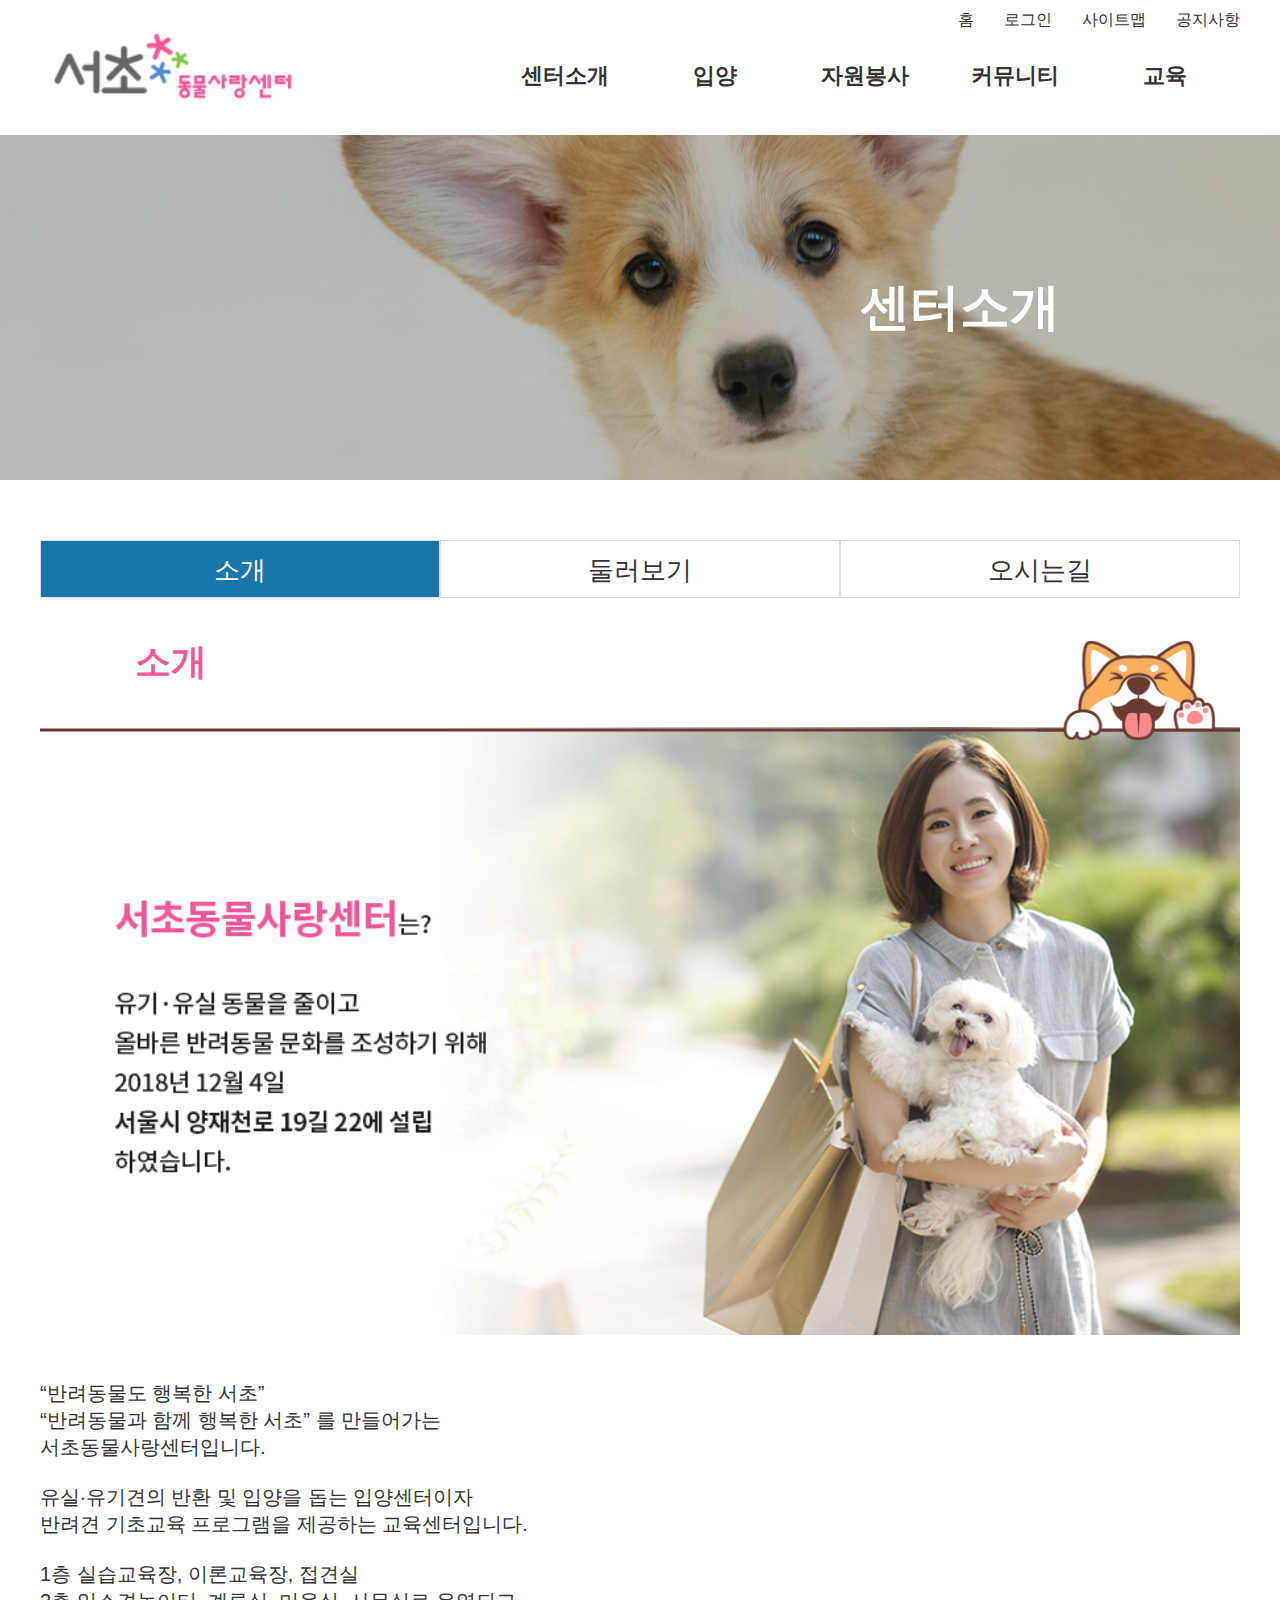
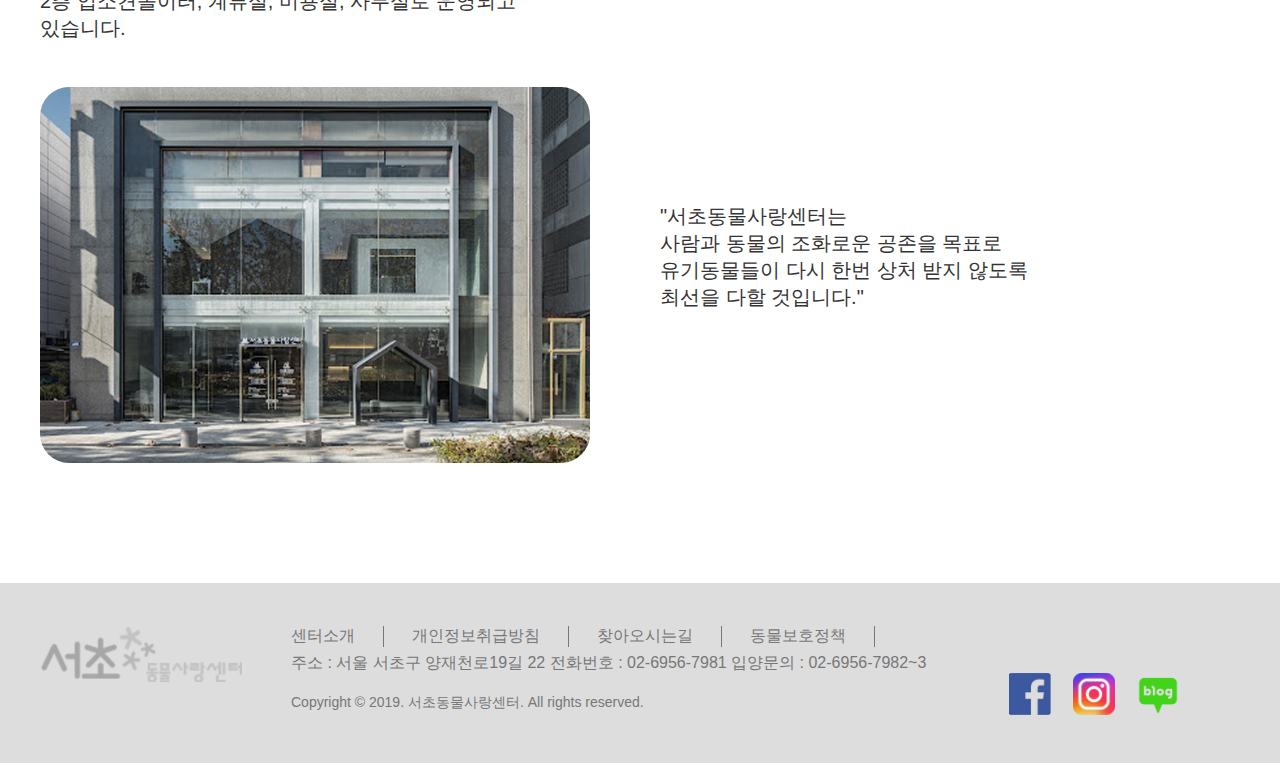
<file: introduce/introduce.html>
<!DOCTYPE html>
<html lang="en">
<head>
    <meta charset="UTF-8">
    <meta http-equiv="X-UA-Compatible" content="IE=edge">
    <meta name="viewport" content="width=device-width, initial-scale=1.0">
    <link rel="stylesheet" href="../css/style-introduce.css">
    <link rel="shortcut icon" type="image/x-icon" href="../images/dog2.png">
    <title>서울동물사랑센터 센터소개</title>
    <link href="https://fonts.googleapis.com/css2?family=Nanum+Myeongjo:wght@400;700;800&display=swap" rel="stylesheet">
    <script src="https://ajax.googleapis.com/ajax/libs/jquery/3.5.1/jquery.min.js"></script>
    <script src="../js/main.js"></script>
</head>
<body>
    <header id="header">
        <h1><a href="../index.html"><img src="./images-sub/logo.png" alt="서울동물사랑센터 로고"></a>
        </h1>
        <div class="header-box">
            <ul class="header-first-nav">
                <li><a href="../index.html">홈</a></li>
                <li><a href="#">로그인</a></li>
                <li><a href="#">사이트맵</a></li>
                <li><a href="#">공지사항</a></li>
            </ul>
            <ul class="header-second-nav">
                <li><a href="../adopt/adopt-1.html">센터소개</a>
                    <ul class="header-second-nav-depth">
                        <li><a href="./introduce.html">소개</a></li>
                        <li><a href="./introduce_2.html">둘러보기</a></li>
                        <li><a href="./introduce_3.html">오시는길</a></li>
                    </ul>
                </li>
                <li><a href="../adopt/adopt-1.html">입양</a>
                    <ul class="header-second-nav-depth">
                        <li><a href="../adopt/adopt-1.html">입양절차</a></li>
                        <li><a href="../adopt/adopt-2.html">보호중인동물</a></li>
                        <li><a href="../adopt/adopt-3.html">입양 후 소식</a></li>
                    </ul>
                </li>
                <li><a href="#">자원봉사</a>
                    <ul class="header-second-nav-depth">
                        <li><a href="#">안내</a></li>
                        <li><a href="#">신청</a></li>
                    </ul>
                </li>
                <li><a href="#">커뮤니티</a>
                    <ul class="header-second-nav-depth">
                        <li><a href="#">공지사항</a></li>
                        <li><a href="#">갤러리</a></li>
                        <li><a href="#">뉴스레터</a></li>
                        <li><a href="#">FQA</a></li>
                    </ul>
                </li>
                <li><a href="#">교육</a>
                    <ul class="header-second-nav-depth">
                        <li><a href="#">온라인교육영상</a></li>
                    </ul>
                </li>
            </ul>
        </div>
    </header>

    <section class="main-visual">
        <h2>센터소개</h2>
    </section>

    <section class="introduce-box">
        <div class="introduce">
            <ul class="introduce-nav">
                <li><a id="white" href="./introduce.html">소개</a></li>
                <li><a href="./introduce_2.html">둘러보기</a></li>
                <li><a href="./introduce_3.html">오시는길</a></li>
            </ul>
            <h2>소개</h2>
            <div class="dog-img"></div>
        </div>
        <div class="introduce-img"></div>
        <p class="text-1">
            “반려동물도 행복한 서초”<br>
            “반려동물과 함께 행복한 서초” 를 만들어가는<br>
            서초동물사랑센터입니다.<br><br>

            유실∙유기견의 반환 및 입양을 돕는 입양센터이자<br>
            반려견 기초교육 프로그램을 제공하는 교육센터입니다.<br><br>

            1층 실습교육장, 이론교육장, 접견실<br>
            2층 입소견놀이터, 계류실, 미용실, 사무실로 운영되고 <br>있습니다.
        </p>
        <div class="introduce2">
            <img src="./images-sub/introduce2.png" alt="전경">
            <p class="text-2">
                "서초동물사랑센터는 <br>
                사람과 동물의 조화로운 공존을 목표로<br>
                유기동물들이 다시 한번 상처 받지 않도록<br>
                최선을 다할 것입니다."<br>
            </p>
        </div>
    </section>
    <footer>
        <div class="footer-box">
                <a href="../index/index.html">
                    <img class="footer-logo" src="../images/footer_logo.png" alt="푸터로고">
                </a>
                <div class="footer-box-flex">
                    <ul class="footer-box-ul">
                        <li><a href="./introduce/introduce.html">센터소개</a></li><span></span>
                        <li><a href="#">개인정보취급방침</a></li><span></span>
                        <li><a href="./introduce/introduce_3.html">찾아오시는길</a></li><span></span>
                        <li><a href="#">동물보호정책</a></li><span></span>
                    </ul>
                    <div class="footer-box-p">
                        <p>주소 : 서울 서초구 양재천로19길 22   전화번호 : 02-6956-7981   입양문의 : 02-6956-7982~3
                        </p>
                        <p>Copyright &copy; 2019. 서초동물사랑센터. All rights reserved.</p>
                    </div>
                </div>
                <div class="icon">
                    <a href="#"><img src="../images/face-book.png" alt="페이스북"></a>
                    <a href="#"><img src="../images/instagram.png" alt="인스타그램"></a>
                    <a href="#"><img src="../images/band.png" alt="네이버밴드"></a>
                </div>
            </div>
           
        </footer>
</body>
</html>
</file>
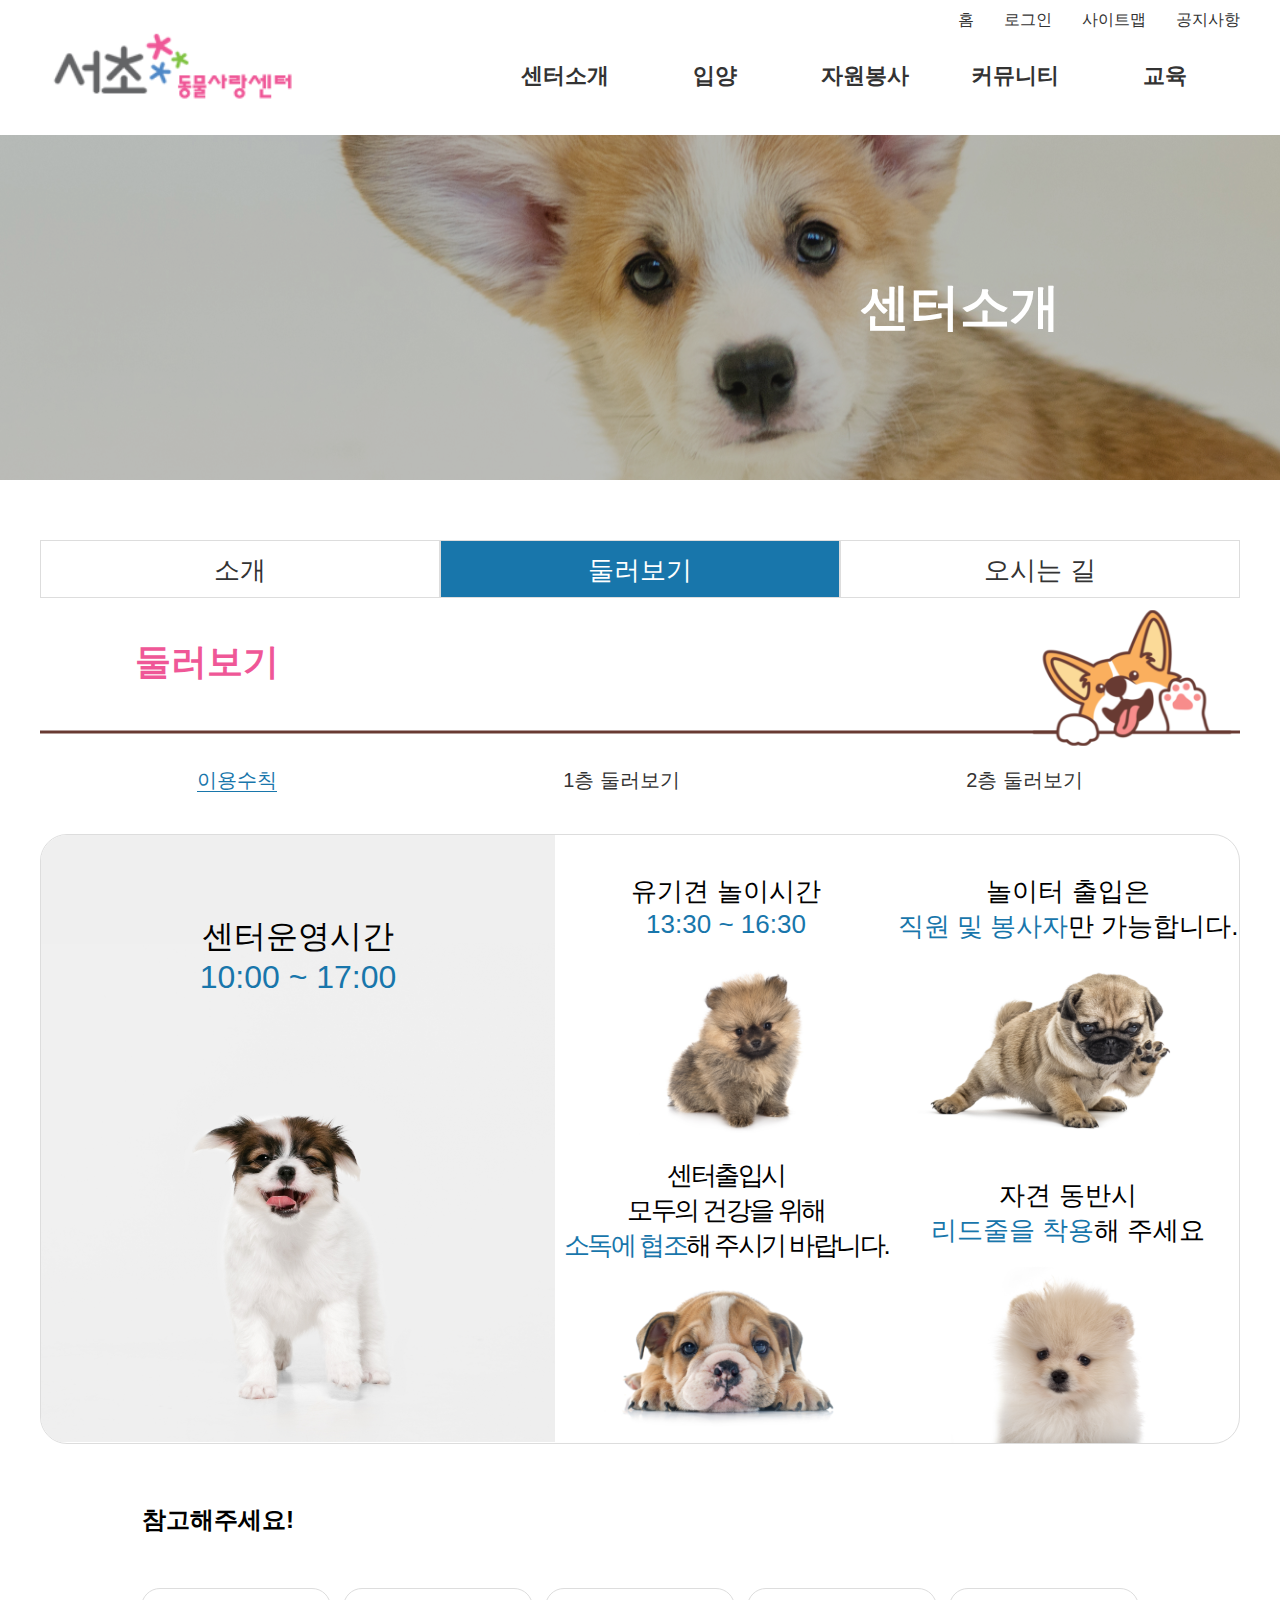
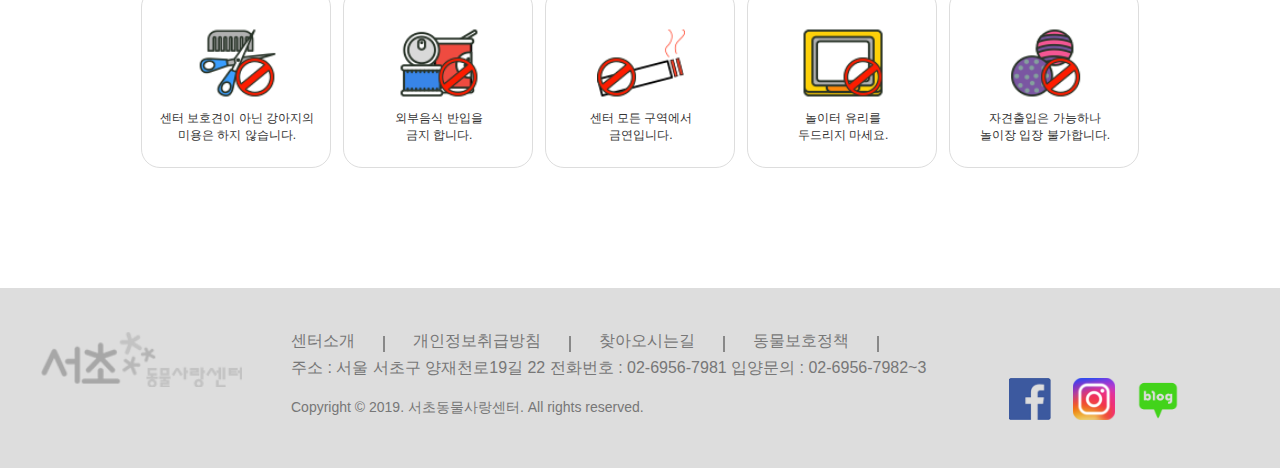
<file: introduce/introduce_2.html>
<!DOCTYPE html>
<html lang="en">
<head>
    <meta charset="UTF-8">
    <meta http-equiv="X-UA-Compatible" content="IE=edge">
    <meta name="viewport" content="width=device-width, initial-scale=1.0">
    <link rel="stylesheet" href="../css/style-introduce2.css">
    <link rel="shortcut icon" type="image/x-icon" href="../images/dog2.png">
    <title>서울동물사랑센터 센터소개</title>
    <link href="https://fonts.googleapis.com/css2?family=Nanum+Myeongjo:wght@400;700;800&display=swap" rel="stylesheet"><script src="https://ajax.googleapis.com/ajax/libs/jquery/3.5.1/jquery.min.js"></script>
    <script src="../js/main.js"></script>
</head>
<body>
    <header id="header">
        <h1><a href="../index.html"><img src="./images-sub/logo.png" alt="서울동물사랑센터 로고"></a>
        </h1>
        <div class="header-box">
            <ul class="header-first-nav">
                <li><a href="../index.html">홈</a></li>
                <li><a href="#">로그인</a></li>
                <li><a href="#">사이트맵</a></li>
                <li><a href="#">공지사항</a></li>
            </ul>
            <ul class="header-second-nav">
                <li><a href="../adopt/adopt-1.html">센터소개</a>
                    <ul class="header-second-nav-depth">
                        <li><a href="./introduce.html">소개</a></li>
                        <li><a href="./introduce_2.html">둘러보기</a></li>
                        <li><a href="./introduce_3.html">오시는길</a></li>
                    </ul>
                </li>
                <li><a href="../adopt/adopt-1.html">입양</a>
                    <ul class="header-second-nav-depth">
                        <li><a href="../adopt/adopt-1.html">입양절차</a></li>
                        <li><a href="../adopt/adopt-2.html">보호중인동물</a></li>
                        <li><a href="../adopt/adopt-3.html">입양 후 소식</a></li>
                    </ul>
                </li>
                <li><a href="#">자원봉사</a>
                    <ul class="header-second-nav-depth">
                        <li><a href="#">안내</a></li>
                        <li><a href="#">신청</a></li>
                    </ul>
                </li>
                <li><a href="#">커뮤니티</a>
                    <ul class="header-second-nav-depth">
                        <li><a href="#">공지사항</a></li>
                        <li><a href="#">갤러리</a></li>
                        <li><a href="#">뉴스레터</a></li>
                        <li><a href="#">FQA</a></li>
                    </ul>
                </li>
                <li><a href="#">교육</a>
                    <ul class="header-second-nav-depth">
                        <li><a href="#">온라인교육영상</a></li>
                    </ul>
                </li>
            </ul>
        </div>
    </header>

    <section class="main-visual">
        <h2>센터소개</h2>
    </section>

    <section class="introduce-box">
        <div class="introduce">
            <ul class="introduce-nav">
                <li><a href="./introduce.html">소개</a></li>
                <li><a id="white" href="./introduce_2.html">둘러보기</a></li>
                <li><a href="./introduce_3.html">오시는 길</a></li>
            </ul>
            <h2>둘러보기</h2>
            <div class="dog-img"></div>
        </div>
        <ul class="introduce-ul">
            <li><a id="blue" href="#">이용수칙</a></li>
            <li><a href="#">1층 둘러보기</a></li>
            <li><a href="#">2층 둘러보기</a></li>
        </ul>
        <div class="introduce-img-box">
            <div class="introduce-img">
                <div class="introduce-img-text">
                    <p>센터운영시간</p>
                    <p class="blue">10:00 ~ 17:00</p>
                </div>
            </div>
            <div class="introduce-img2">
                <div class="introduce-img-dog">
                    <div class="introduce-img2-text">
                        <p>유기견 놀이시간</p>
                        <p class="blue">13:30 ~ 16:30</p>
                    </div>
                </div>
                <div class="introduce-img-dog2">
                    <div class="introduce-img2-text2">
                        <p>센터출입시 <br>모두의 건강을 위해</p>
                        <span class="blue">소독에 협조</span>해 주시기 바랍니다.
                    </div>
                </div>
            </div>
            <div class="introduce-img3">
                <div class="introduce-img-dog3">
                    <div class="introduce-img2-text3">
                        <p>놀이터 출입은 </p>
                       <span class="blue">직원 및 봉사자</span>만 가능합니다.
                    </div>
                </div>
                <div class="introduce-img-dog4">
                    <div class="introduce-img2-text4">
                        <p>자견 동반시</p>
                        <span class="blue">리드줄을 착용</span>해 주세요
                    </div>
                </div>
            </div>
        </div>
    </section>
    <section class="reference">
        <h2>참고해주세요!</h2>
        <ul>
            <li><a href="#">
                <img src="./images-sub/tap1_img4.png" alt="참고아이콘">
                <p>센터 보호견이 아닌 강아지의 <br>
                    미용은 하지 않습니다.</p>
            </a></li>
            <li><a href="#">
                <img src="./images-sub/tap1_img5.png" alt="참고아이콘1">
                <p>외부음식 반입을 <br>
                    금지 합니다.</p>
            </a></li>
            <li><a href="#">
                <img src="./images-sub/tap1_img7.png" alt="참고아이콘2">
                <p>센터 모든 구역에서 <br>
                    금연입니다.</p>
            </a></li>
            <li><a href="#">
                <img src="./images-sub/tap1_img8.png" alt="참고아이콘3">
                <p>놀이터 유리를 <br>
                    두드리지 마세요.</p>
            </a></li>
            <li><a href="#">
                <img src="./images-sub/tap1_img9.png" alt="참고아이콘4">
                <p>자견출입은 가능하나  <br>
                    놀이장 입장 불가합니다.</p>
            </a></li>
        </ul>
    </section>


    <footer>
        <div class="footer-box">
                <a href="../index/index.html">
                    <img class="footer-logo" src="../images/footer_logo.png" alt="푸터로고">
                </a>
                <div class="footer-box-flex">
                    <ul class="footer-box-ul">
                        <li><a href="./introduce/introduce.html">센터소개</a></li><span></span>
                        <li><a href="#">개인정보취급방침</a></li><span></span>
                        <li><a href="./introduce/introduce_3.html">찾아오시는길</a></li><span></span>
                        <li><a href="#">동물보호정책</a></li><span></span>
                    </ul>
                    <div class="footer-box-p">
                        <p>주소 : 서울 서초구 양재천로19길 22   전화번호 : 02-6956-7981   입양문의 : 02-6956-7982~3
                        </p>
                        <p>Copyright &copy; 2019. 서초동물사랑센터. All rights reserved.</p>
                    </div>
                </div>
                <div class="icon">
                    <a href="#"><img src="../images/face-book.png" alt="페이스북"></a>
                    <a href="#"><img src="../images/instagram.png" alt="인스타그램"></a>
                    <a href="#"><img src="../images/band.png" alt="네이버밴드"></a>
                </div>
            </div>
           
        </footer>
</body>
</html>
</file>
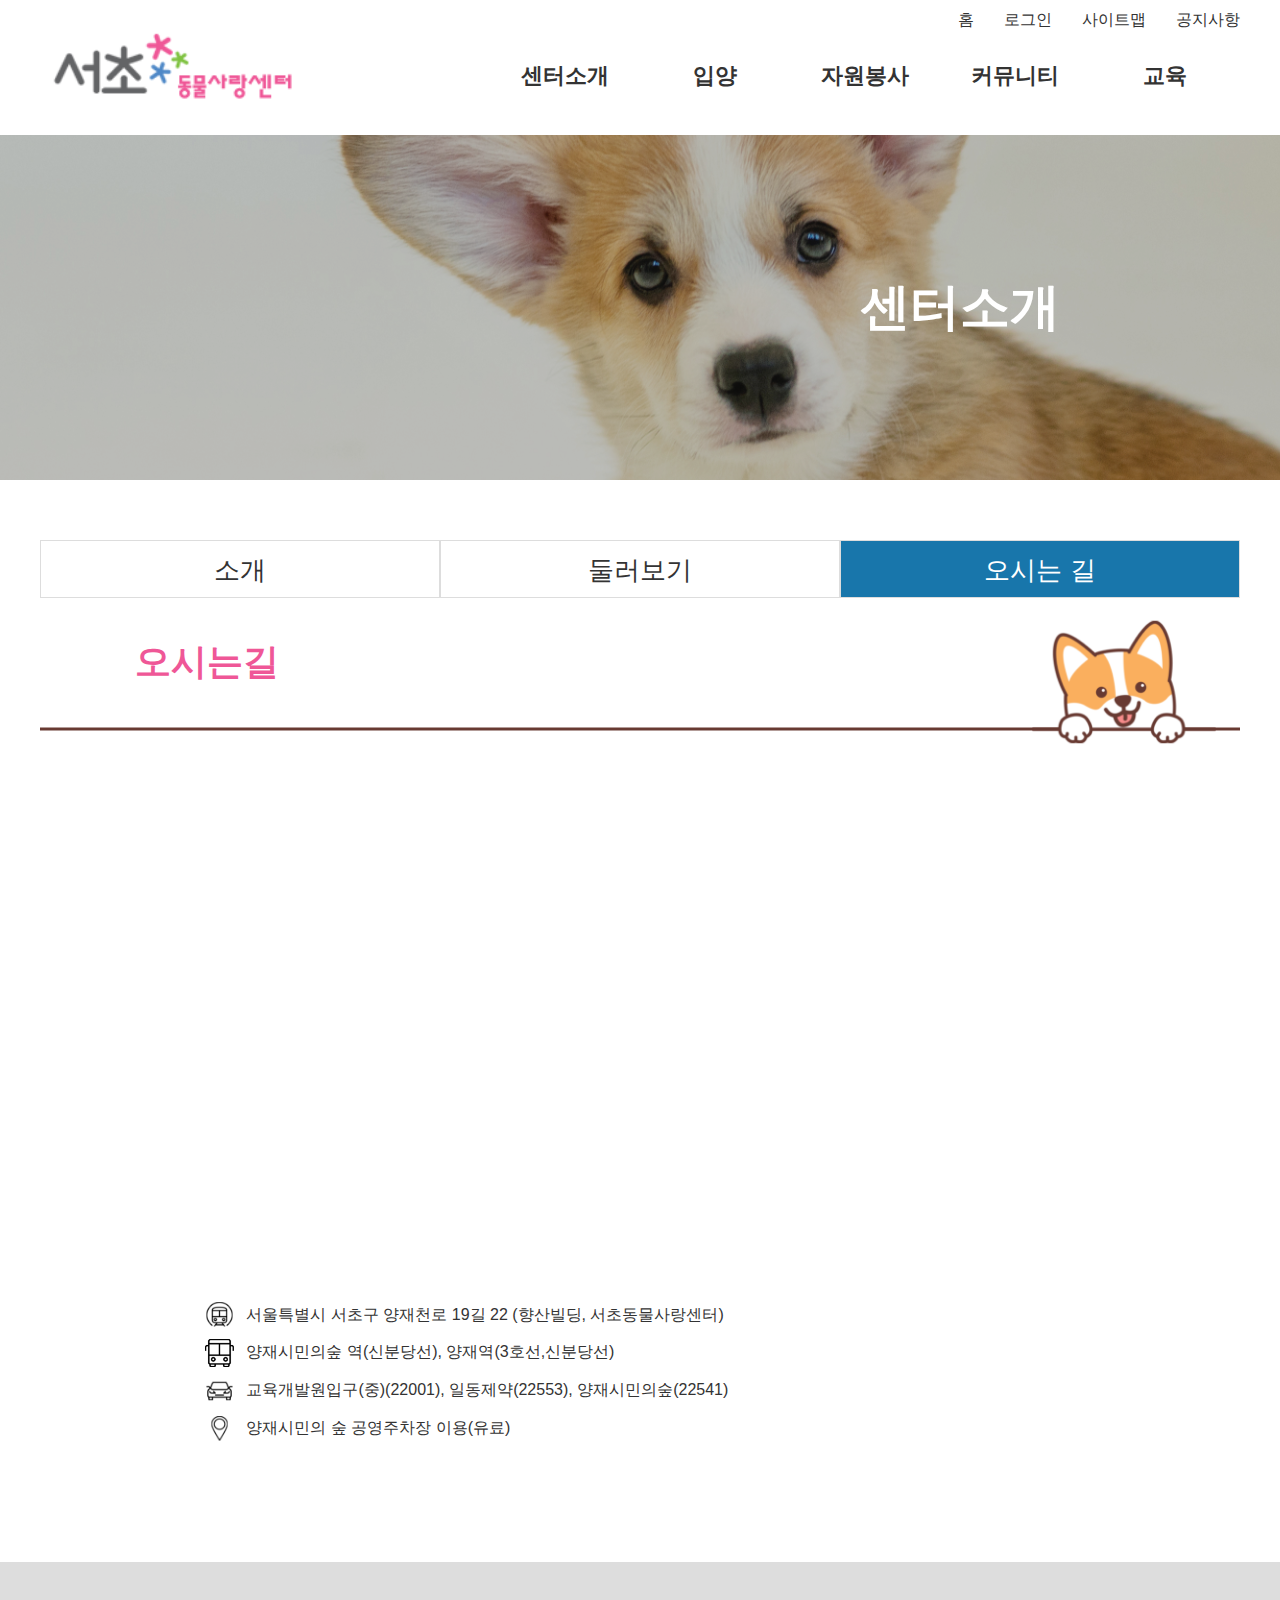
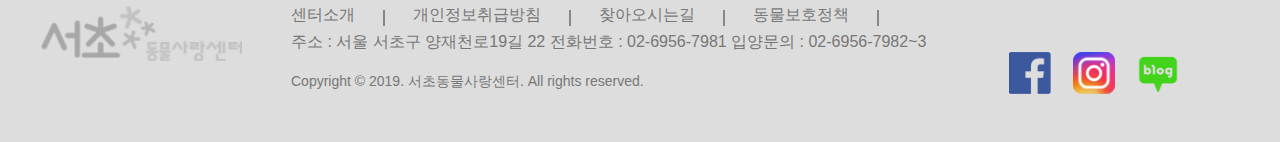
<file: introduce/introduce_3.html>
<!DOCTYPE html>
<html lang="en">
<head>
    <meta charset="UTF-8">
    <meta http-equiv="X-UA-Compatible" content="IE=edge">
    <meta name="viewport" content="width=device-width, initial-scale=1.0">
    <link rel="stylesheet" href="../css/style-introduce3.css">
    <link rel="shortcut icon" type="image/x-icon" href="../images/dog2.png">
    <title>서울동물사랑센터 센터소개</title>
    <link href="https://fonts.googleapis.com/css2?family=Nanum+Myeongjo:wght@400;700;800&display=swap" rel="stylesheet"><script src="https://ajax.googleapis.com/ajax/libs/jquery/3.5.1/jquery.min.js"></script>
    <script src="../js/main.js"></script>
</head>
<body>
    <header id="header">
        <h1><a href="../index.html"><img src="./images-sub/logo.png" alt="서울동물사랑센터 로고"></a>
        </h1>
        <div class="header-box">
            <ul class="header-first-nav">
                <li><a href="../index.html">홈</a></li>
                <li><a href="#">로그인</a></li>
                <li><a href="#">사이트맵</a></li>
                <li><a href="#">공지사항</a></li>
            </ul>
            <ul class="header-second-nav">
                <li><a href="../adopt/adopt-1.html">센터소개</a>
                    <ul class="header-second-nav-depth">
                        <li><a href="./introduce.html">소개</a></li>
                        <li><a href="./introduce_2.html">둘러보기</a></li>
                        <li><a href="./introduce_3.html">오시는길</a></li>
                    </ul>
                </li>
                <li><a href="../adopt/adopt-1.html">입양</a>
                    <ul class="header-second-nav-depth">
                        <li><a href="../adopt/adopt-1.html">입양절차</a></li>
                        <li><a href="../adopt/adopt-2.html">보호중인동물</a></li>
                        <li><a href="../adopt/adopt-3.html">입양 후 소식</a></li>
                    </ul>
                </li>
                <li><a href="#">자원봉사</a>
                    <ul class="header-second-nav-depth">
                        <li><a href="#">안내</a></li>
                        <li><a href="#">신청</a></li>
                    </ul>
                </li>
                <li><a href="#">커뮤니티</a>
                    <ul class="header-second-nav-depth">
                        <li><a href="#">공지사항</a></li>
                        <li><a href="#">갤러리</a></li>
                        <li><a href="#">뉴스레터</a></li>
                        <li><a href="#">FQA</a></li>
                    </ul>
                </li>
                <li><a href="#">교육</a>
                    <ul class="header-second-nav-depth">
                        <li><a href="#">온라인교육영상</a></li>
                    </ul>
                </li>
            </ul>
        </div>
    </header>

    <section class="main-visual">
        <h2>센터소개</h2>
    </section>

    <section class="introduce-box">
        <div class="introduce">
            <ul class="introduce-nav">
                <li><a href="./introduce.html">소개</a></li>
                <li><a href="./introduce_2.html">둘러보기</a></li>
                <li><a id="white"  href="./introduce_3.html">오시는 길</a></li>
            </ul>
            <h2>오시는길</h2>
            <div class="dog-img"></div>
        </div>
        <div class="map">
            <iframe src="https://www.google.com/maps/embed?pb=!1m18!1m12!1m3!1d3166.338736591903!2d127.03812409999999!3d37.4763321!2m3!1f0!2f0!3f0!3m2!1i1024!2i768!4f13.1!3m3!1m2!1s0x357ca10b5d836675%3A0x1bbfbc48b01835de!2z7ISc7LSIIOuPmeusvOyCrOuekeyEvO2EsA!5e0!3m2!1sko!2skr!4v1635248722592!5m2!1sko!2skr" width="910" height="500" style="border:0;" allowfullscreen="" loading="lazy"></iframe>
            <ul class="map-ul">
                <li>
                    <img src="./images-sub/icon.png" alt="위치">
                    서울특별시 서초구 양재천로 19길 22 (향산빌딩, 서초동물사랑센터)</li>
                <li>
                    <img src="./images-sub/icon2.png" alt="지하철">
                    양재시민의숲 역(신분당선), 양재역(3호선,신분당선)</li>
                <li>
                    <img src="./images-sub/icon3.png" alt="버스">
                    교육개발원입구(중)(22001), 일동제약(22553), 양재시민의숲(22541)</li>
                <li>
                    <img src="./images-sub/icon4.png" alt="자동차">
                    양재시민의 숲 공영주차장 이용(유료)</li>
            </ul>
        </div>

        </section>
        

        <footer>
            <div class="footer-box">
                    <a href="../index/index.html">
                        <img class="footer-logo" src="../images/footer_logo.png" alt="푸터로고">
                    </a>
                    <div class="footer-box-flex">
                        <ul class="footer-box-ul">
                            <li><a href="./introduce/introduce.html">센터소개</a></li><span></span>
                            <li><a href="#">개인정보취급방침</a></li><span></span>
                            <li><a href="./introduce/introduce_3.html">찾아오시는길</a></li><span></span>
                            <li><a href="#">동물보호정책</a></li><span></span>
                        </ul>
                        <div class="footer-box-p">
                            <p>주소 : 서울 서초구 양재천로19길 22   전화번호 : 02-6956-7981   입양문의 : 02-6956-7982~3
                            </p>
                            <p>Copyright &copy; 2019. 서초동물사랑센터. All rights reserved.</p>
                        </div>
                    </div>
                    <div class="icon">
                        <a href="#"><img src="../images/face-book.png" alt="페이스북"></a>
                        <a href="#"><img src="../images/instagram.png" alt="인스타그램"></a>
                        <a href="#"><img src="../images/band.png" alt="네이버밴드"></a>
                    </div>
                </div>
               
            </footer>
</body>
</html>
</file>
<file: css/style.css>
:root {
    --main-color: #EF5797;
    --sub-color: #0068A3;
    --text-color: #333;
}

*{
    margin: 0;
    padding: 0;
    box-sizing: border-box;
}

a {
    text-decoration: none;
    color: var(--text-color);
}

ul{
    list-style-type: none;
}

h2{
    font-size: 36px;
    color:#EF5797;
}

body {
    font-family: 'Noto Sans KR', sans-serif;
    color: var(--text-color);
    font-size: 18px; 
    font-weight: 400;
  }

.container{
    width: 1200px;
    margin: 0 auto;
}

/* 헤더 */
#header{
    width: 1200px;
    margin: 0 auto;
    display: flex;
    justify-content: space-between;
    height: 135px;
  }
  #header img{
  width: 247px;
  height: 75px;
  margin-top: 30px;
  margin-left: 10px;
  }
  
  .header-first-nav{
  display: flex;
  font-size: 16px;
  color: #707070;
  margin-top: 10px;
  justify-content: flex-end;
  }
  .header-first-nav li{
  margin-right: 30px;
  }
  .header-first-nav li:last-child{
  margin: 0;
  }

  .header-second-nav{
  display: flex;
  color: #333333;
  font-weight: 600;
  margin-top: 30px;
  justify-content: flex-end;
  }
  .header-second-nav li{
  font-size: 22px;
  text-align: center;
  width: 150px;
  }
  .header-second-nav li a{
  width: 150px;
  }
  .header-second-nav li:last-child{
  margin: 0;
  }
  .header-second-nav-depth{
  position: relative;
  margin-top: 38px;
  background: #1876AB;
  padding: 10px 0;
  z-index: 100;
  display: none;
  }
  .header-second-nav-depth li a:hover{
  background: #60c5ff;
  }
  .header-second-nav-depth li{
  font-size: 18px;
  margin: 0;
  text-align: center;
  font-weight: 300;
  
  }
  .header-second-nav-depth li a{
  display: block;
  padding: 6px 0;
  color: white;
  }
  /* 헤더 끝 */

/*메인 슬라이더*/
.swiper {
    position: relative;
  }

  .swiper-slide {
    text-align: center;
    font-size: 18px;
    background: #fff;

    /* Center slide text vertically */
    display: -webkit-box;
    display: -ms-flexbox;
    display: -webkit-flex;
    display: flex;
    -webkit-box-pack: center;
    -ms-flex-pack: center;
    -webkit-justify-content: center;
    justify-content: center;
    -webkit-box-align: center;
    -ms-flex-align: center;
    -webkit-align-items: center;
    align-items: center;
  }

  .swiper-slide img {
    display: block;
    width: 1920px;
    height: 600px;
    object-fit: cover;
  }
  .swiper-button-next{
    color: rgb(109, 109, 109);
  }
  .swiper-button-prev{
    color: rgb(109, 109, 109);
  }
  .swiper-pagination{
    position: absolute;
    bottom: 10px;
  }

/*컨텐츠 1*/
#contents-1{
    margin-top: 150px;
}
#contents-1 h2{
    text-align: center;
    margin-bottom: 30px;
}

#contents-1 .contents-box{
    width: 1200px;
    height: 540px;
    position: relative;
    background: #F9BCD5;
    border-radius: 30px;
    display: flex;
    overflow: hidden;
    justify-content: center;
}

#contents-1 .contents-box .contents1{
    background: #fff;
    width: 334px;
    height: 438px;
    border-radius: 30px;
    margin-top: 70px;
}

#contents-1 .contents-box .contents1:hover{
    box-shadow: 8px 8px 5px rgba(0,0,0,0.2);;
}

#contents-1 .contents-box > a > span{
    position: absolute;
    right: 50px;
    top:20px;
    font-size: 24px;
    font-weight: bold;
    color:#fff;
}

#contents-1 .contents-box .contents1:first-child{
    margin-left: 60px;
}

#contents-1 .contents-box .contents1 img{
    margin-top: 36px;
    text-align: center;
    margin-left: 36px;
}

#contents-1 .contents-box .contents1 .text-box{
    display: flex;
    margin-left: 50px;
    width: 265px;
    position: relative;
}

.contents1 .text-box .dog-info{
    display: block;
    position: relative;
    margin-top: 40px;
}

.contents1 .text-box .dog-info:last-child{
    position: absolute;
    right: 30px;
}
.contents1 .text-box .dog-info a{
    display: flex;
    margin-top: 10px;
}

.contents1{
    margin-right: 39px;
}
.contents1:last-child{
    margin: 0;
}


/*컨텐츠 2*/
#contents-2{
    margin-top: 66px;
    display: flex;
    width: 1200px;
    margin: 0 auto;
    margin-top: 66px;
}

#contents-2 h2{
    margin-bottom: 32px;
}

/*컨텐츠 2-1*/
#contents-2 .contents2-1 h2{
    text-align: center;
}

#contents-2 .contents2-1-box{
    width: 681px;
    height: 226px;
    background: #ffe69d;
    border-radius: 30px;
    display: flex;
    position: relative;
}
#contents-2 .contents2-1-box > img{
    width: 201px;
    height: 111px;
    position: absolute;
    bottom: 0;
    left:24px;
}

#contents-2 .contents2-1-box p{
    font-size: 28px;
    font-weight: 500;
    white-space:pre-line;
    text-align:end;
    margin-top: 50px;
    margin-left: 32px;
}

#contents-2 .contents2-1-box .button1{
    width: 178px;
    height: 60px;
    background: #54C5D0;
    border-radius: 30px;
    border:none;
    color: #fff;
    font-size: 16px;
    text-align: center;
    margin-top: 46px;
    position: absolute;
    right: 14px;
    cursor: pointer;
}

#contents-2 .contents2-1-box .button1 img{
    width: 26px;
    height: 24px;
    margin-right: 10px;
}

#contents-2 .contents2-1-box .button1:hover{
    background: var(--sub-color);
}
#contents-2 .contents2-1-box .button2:hover{
    background: var(--sub-color);
}
#contents-2 .contents2-1-box .button2{
    width: 178px;
    height: 60px;
    background: #FAA61A;
    border-radius: 30px;
    border:none;
    color: #fff;
    font-size: 16px;
    text-align: center;
    margin-top: 130px;
    position: absolute;
    right: 14px;
    cursor: pointer;
}
#contents-2 .contents2-1-box .button2 img{
    width: 24px;
    height: 28px;
    margin-right: 10px;
    vertical-align: -18%;
}

.contents2-1-button{
    right: 14px;
}

/*컨텐츠 2-2*/

.contents2-2 .contents2-2-box{
    width: 489px;
    height: 226px;
    background: #F1F1F1;
    border-radius: 30px;
    margin-left: 30px;
    text-align: center;
}

.contents2-2 h2{
    text-align: center;
}

.contents2-2 .contents2-2-box .search-button {
    border:none;
    width: 409px;
    height: 50px;
    background: var(--sub-color);
    color:#fff;
    text-align: center;
    border-radius: 30px;
    font-size: 20px;
    cursor: pointer;
    margin-top: 20px;
}

.contents2-2 .contents2-2-box .search-button img{
    width: 22px;
    height: 22px;
    margin-left: 20px;
}

.contents2-2-box .select-1{
    width: 220px;
    height: 40px;
    background: #fff;
    border:none;
    border-radius: 10px;
}

.contents2-2-box .select-2{
    width: 106px;
    height: 40px;
    background: #fff;
    border:none;
    border-radius: 10px;
}

.contents2-2-box .select-box{
    padding-top: 32px;
    margin-bottom: 32px;
}

/*서브배너*/

#sub-banner{
    margin-top: 190px;
}

#sub-banner img{
    width: 100%;
}

/*컨텐츠 3*/

#contents-3{
    margin-top: 150px;
    position: relative;
}

#contents-3 h2{
    text-align: center;
    margin-bottom: 70px;
}
#contents-3 > a > span{
    position: absolute;
    right: 0;
    top:60px;
    font-size: 24px;
    font-weight: bold;
    color: #0068A3;
}


#contents-3 .indicator{
    position: relative;
}

#contents-3 .indicator .borderline{
    width: 1200px;
    border:1px solid #0068A3;
    position: absolute;
}

.indicator-box > ul{
    position: absolute;
    top: -12px;
    left: -10px;
}

.indicator-box > .circle{
    z-index: 100;
}
.indicator-box > .circle > li{
    display: inline-block;
    margin-left: 150px;  
}
.indicator-box > .dog-name{
    margin-left: 3px;
}

.indicator-box > .dog-name > li{
    display: inline-block;
    margin-left: 148px;
}
.indicator-box .circle > li > a{
    width: 28px;
    height: 28px;
    border-radius: 50%;
    background: #fff;
    border:4px solid #0068A3;
    display: flex;
    cursor: pointer;
}
.indicator-box .circle > li > a:hover{
    background-color: var(--sub-color);
}

.indicator-box > .circle > li:first-child a{
    background: #0068ac;
}

.indicator-name ul{
    list-style-type: none;
    display: flex;
}


.indicator > ul{
    list-style-type: none;
    display: flex;

}

.indicator .circle > li{
    justify-content: space-between;
}

.indicator .dog-name{
    position: relative;
}

.indicator .dog-name > li{
    margin-right: 30px;
}

.indicator .dog-name > li a{
    font-size: 14px;
    position: absolute;
    margin-top: 10px;
}

#contents-3 .contents3{
    margin-top: 70px;
    justify-content: space-between;
}

#contents-3 .contents3 img{
    width: 260px;
    height: 300px;
    justify-content: space-between;
    margin-right: 35px;
}

#contents-3 .contents3 img:last-child{
    margin-right: none;
}

#contents-3 .review-box{
    margin-top: 45px;
    border-top: 1px solid #dddddd;
    border-bottom: 1px solid #dddddd;
}

#contents-3 .review-box h3{
    margin-top: 40px;
    font-size: 24px;
    color: #0068A3;
}

#contents-3 .review-box p{ 
    font-size: 12px;
    font-weight: bold;
}
#contents-3 .review-box > p:last-child{
    margin-bottom: 40px;
    font-size: 16px;
    font-weight: 400;
    white-space:pre-line;
}
#contents-3 .review-box h3,.review-box p {
    margin-left: 70px;
}

/*컨텐츠 4*/
#contents-4 {
    display: flex;
    margin-top: 150px;
}

/*컨텐츠 4-1*/
#contents-4 .contents4-1 h2{
    text-align: center;
    margin-bottom: 50px;
}

/*노티스박스*/

#contents-4 .notice-box{
    width: 590px;
    height: 250px;
    border: 1px solid #dddddd;
}

.contents4-1 .notice-box ul{
    margin-left: 25px;
    margin-top: 15px;
}

.contents4-1 .notice-box ul li h3{
    font-size: 26px;
    margin-bottom: 30px;
}

.contents4-1 .notice-box ul li a{
    position:relative;
    display: block;
    margin-top: 15px;
}

.contents4-1 .notice-box ul li a:before{
    content:'';
    display: inline-block;
    background: #aaa;
    margin-right: 8px;
    width: 3px;
    height: 3px;
    border-radius: 3px;
    vertical-align: middle;
}

.contents4-1 .notice-box ul li:first-child a:before{
    content: none;
}

.contents4-1 .notice-box ul li a > span{
    position: absolute;
    display: block;
    right: 30px;
    top: 3px;
    font-size: 12px;
}
/*가이드 박스*/

#contents-4 .guide-box{
    width: 590px;
    height: 250px;
    border-bottom: 4px solid #683A32;
    margin-top: 5px;
    position: relative; 
    background: #FFD553;
}

.guide-box p{
    margin-left: 25px;
}

#contents-4 .guide-box p:first-child{
    padding-top: 50px;
    font-size: 20px;
    margin-bottom: 10px;
}

#contents-4 .guide-box p:nth-child(2){
    font-size: 36px;
}  

.map-guide p{
    font-size: 16px;
}
#contents-4 .guide-box img{
    position: absolute;
    width: 280px;
    right: 0;
    bottom: -21px;
}

/*컨텐츠 4-2*/
#contents-4 .contents4-2{
    width: 590px;
    margin-left: 20px;
}
.contents4-2 h2{
    text-align: center;
    margin-bottom: 50px;
}

.contents4-2 .map-guide{
    width: 590px;
    height: 100px;
    margin-left: 4px;
}

#contents-4 .contents4-2 .map-guide .map-guide-text-box img{
    width: 20px;
    height: 19px;
    margin-top: 5px;
}

#contents-4 .contents4-2 .map-guide .map-guide-text-box{
    display: flex;
}

.map-guide-text-box p{
    margin-left: 10px;
}


/* footer */
footer{
    margin-top: 120px;
    background-color: #dddddd;
    height: 180px;
    font-size: 16px;
  }
  footer .footer-logo{
    width: 202px;
    height: 56px;
    margin-top: 43px;
  }
  .footer-box{
    display: flex;
    width: 1200px;
    margin: 0 auto;
  }
  .footer-box-ul{
    display: flex;
  }
  
  .footer-box-ul li{
    padding: 0 28px;
  }
  .footer-box-ul span{
      margin-top: 5px;
      height: 16px;
      border: 1px solid #888888;
  }
  
  .footer-box-ul li:first-child{
    padding-left: 0;
  }
  .footer-box-ul li:last-child{
    border-right: none;
  }
  .footer-box-ul li a{
    color: #777777;
  }
  .footer-box-flex{
    margin-top: 43px;
    margin-left: 49px;
    color: #777777;
  }
  .footer-box-p{
    margin-top: 6px;
  }
  .footer-box-p p:last-child{
    margin-top: 20px;
    font-size: 14px;
  }
  .icon{
    margin: 0 auto;
    display: flex;
    justify-content: flex-end;
  }
  .icon img{
      
    margin-top: 90px;
    width: 42px;
    height: 42px;
    margin-left: 22px;
  }

  .swiper .swiper-wrapper .swiper-slide img{
      width: 100%;
      transition: 5s;
  }
</file>
<file: adopt/css/style.css>
/* style.css */
:root {
    --main-color: #EF5797;
    --sub-color: #1876AB;
    --text-color:#333333;
  }
* {
    margin: 0;
    padding: 0;
    box-sizing: border-box;
  }
  body{
    font-family:'Noto Sans KR', sans-serif;
    min-width: 1200px;
  }
  
  a {
    text-decoration: none;
    color: var(--text-color);
  }
  a:hover{
    color: var(--sub-color);
  }
  
  ul {
    list-style-type: none;
  }

  /* 헤더 */
  #header{
    width: 1200px;
    margin: 0 auto;
    display: flex;
    justify-content: space-between;
    height: 135px;
  }
  #header img{
  width: 247px;
  height: 75px;
  margin-top: 30px;
  margin-left: 10px;
  }
  
  .header-first-nav{
  display: flex;
  font-size: 16px;
  color: #707070;
  margin-top: 10px;
  justify-content: flex-end;
  }
  .header-first-nav li{
  margin-right: 30px;
  }
  .header-first-nav li:last-child{
  margin: 0;
  }
  
  .header-second-nav{
  display: flex;
  color: #333333;
  font-weight: 600;
  margin-top: 30px;
  justify-content: flex-end;
  }
  .header-second-nav li{
  font-size: 22px;
  text-align: center;
  width: 150px;
  }
  .header-second-nav li a{
  width: 150px;
  }
  .header-second-nav li:last-child{
  margin: 0;
  }
  .header-second-nav-depth{
  position: relative;
  margin-top: 38px;
  background: #1876AB;
  padding: 10px 0;
  z-index: 100;
  display: none;
  }
  .header-second-nav-depth li a:hover{
  background: #60c5ff;
  }
  .header-second-nav-depth li{
  font-size: 18px;
  margin: 0;
  text-align: center;
  font-weight: 300;
  
  }
  .header-second-nav-depth li a{
  display: block;
  padding: 6px 0;
  color: white;
  }
  
  /* 메인 배너 */
  .main-visual{
    width: 100%;
    height: 345px;
    background: url(../images/sub-banner1.png);
    margin: 0 auto;
  }
  .main-visual h2{
    text-align: center;
    color: white;
    line-height: 345px;
    font-size: 50px;
  }

  /* content */
  .adopt-box{
    width: 1200px;
    margin: 0 auto;
  }
  .introduce{
    width: 1200px;
    margin-top: 60px;
    position: relative;
  }
  .introduce-nav{
    display: flex;
  }
  .introduce-nav li{
    width: 400px;
    height: 58px;
    font-size: 26px;
    border: 1px solid #dddddd;
    text-align: center;
    line-height: 58px;
  }
  
  .introduce-nav li:first-child{
    background-color: var(--sub-color);
  }
  #white{
    color: white;
  }

  .introduce h2{
    margin-top: 40px;
    margin-left: 95px;
    font-size: 36px;
    color: var(--main-color);
    font-weight: 700;
  }

  .dog-img{
    width: 100%;
    height: 99px;
    background: url(../images/dog-1.png);
    background-repeat: no-repeat;
    background-size: cover;
    position: absolute;
    top: 101px;
  }

  /* content */

  #box1 {
    width: 990px;
    height: 176px;
    display: flex;
    margin-top: 91px;
    margin-bottom: 40px;
    margin-left: 100px;
  }

  .content-1{
    border: 1px solid #707070;
    margin: 23px auto;
    margin-right: 45px;
    width: 300px;
    height: 176px;
    border-radius: 5%;
  }

  .content-1-img {
    width: 86px;
    height: 66px;
    background: url(../images/icon-sub1.png);
    margin: 23px auto;
  }
   
 .adopt-box .text-1 {
    font-size: 14px;
    text-align: center;
  }

  .content-2{
    border: 1px solid #707070;
    margin: 23px auto;
    margin-right: 45px;
    width: 300px;
    height: 176px;
    border-radius: 5%;
  }

  .content-2-img {
    width: 51px;
    height: 62px;
    background: url(../images/icon-sub2.png);
    margin: 25px auto;
  }

  .adopt-box .text-2 {
    font-size: 14px;
    text-align: center;
  }
  
  .content-3{
    border: 1px solid #707070;
    margin: 23px auto;
    width: 300px;
    height: 176px;
    border-radius: 5%;
  }

  .content-3-img {
    width: 62px;
    height: 81px;
    background: url(../images/icon-sub3.png);
    margin: 16px auto;
  }

  .adopt-box .text-3 {
    font-size: 14px;
    text-align: center;
  }

  #box2 {
    width: 990px;
    height: 176px;
    display: flex;
    margin-bottom: 49px;
    margin-left: 100px;
  }

  .content-4{
    border: 1px solid #707070;
    margin: 23px auto;
    margin-right: 45px;
    width: 300px;
    height: 176px;
    border-radius: 5%;
  }

  .content-4-img {
    margin: 18px auto;
    margin-bottom: 26px;
    width: 79px;
    height: 71px;
    background: url(../images/icon-sub4.png);
  }

  .adopt-box .text-4 {
    font-size: 14px;
    text-align: center;
  }

  .content-5{
    border: 1px solid #707070;
    margin: 23px auto;
    margin-right: 45px;
    width: 300px;
    height: 176px;
    border-radius: 5%;
  }

  .content-5-img {
    margin: 27px auto;
    margin-bottom: 35px;
    width: 80px;
    height: 53px;
    background: url(../images/icon-sub5.png);
  }

  .adopt-box .text-5 {
    font-size: 14px;
    text-align: center;
  }

  .content-6{
    border: 1px solid #707070;
    margin: 23px auto;
    width: 300px;
    height: 176px;
    border-radius: 5%;
  }

  .content-6-img {
    margin: 18px auto;
    margin-bottom: 26px;
    width: 71px;
    height: 71px;
    background: url(../images/icon-sub6.png);
  }
  .adopt-box .text-6 {
    font-size: 14px;
    text-align: center;
  }

.precautions {
  margin-left: 100px;
  margin-bottom: 121px;
  color: var(--text-color);
}

.precautions p span {
  color: red;
}
 
/* footer */
  footer{
    margin-top: 120px;
    background-color: #dddddd;
    height: 180px;
  }
  footer .footer-logo{
    width: 202px;
    height: 56px;
    margin-top: 43px;
  }
  .footer-box{
    display: flex;
    width: 1200px;
    margin: 0 auto;
  }
  .footer-box-ul{
    display: flex;
  }
  
  .footer-box-ul li{
    padding: 0 28px;
  }
  .footer-box-ul span{
      margin-top: 5px;
      height: 16px;
      border: 1px solid #888888;
  }
  .footer-box-ul li:first-child{
    padding-left: 0;
  }
  .footer-box-ul li:last-child{
    border-right: none;
  }
  .footer-box-ul li a{
    color: #777777;
  }
  .footer-box-flex{
    margin-top: 43px;
    margin-left: 49px;
    color: #777777;
  }
  .footer-box-p{
    margin-top: 6px;
  }
  .footer-box-p p:last-child{
    margin-top: 20px;
    font-size: 14px;
  }
  .icon{
    margin: 0 auto;
    display: flex;
    
    justify-content: flex-end;
  }
  .icon img{
    margin-top: 90px;
    width: 42px;
    height: 42px;
    margin-left: 22px;
  }

.swiper{
  width: 100%;
}
  .swiper .swiper-slide img{
    width: 100%;
  }
</file>
<file: adopt/css/style2.css>
/* style2.css */
:root {
    --main-color: #EF5797;
    --sub-color: #1876AB;
    --text-color:#333333;
  }
* {
    margin: 0;
    padding: 0;
    box-sizing: border-box;
  }
  body{
    font-family:'Noto Sans KR', sans-serif;
  }
  
  a {
    text-decoration: none;
    color: var(--text-color);
  }
  a:hover{
    color: var(--sub-color);
  }
  
  ul {
    list-style-type: none;
  }

  /* 헤더 */
  #header{
    width: 1200px;
    margin: 0 auto;
    display: flex;
    justify-content: space-between;
    height: 135px;
  }
  #header img{
  width: 100%;
  margin-top: 30px;
  margin-left: 10px;
  }
  
  .header-first-nav{
  display: flex;
  font-size: 16px;
  color: #707070;
  margin-top: 10px;
  justify-content: flex-end;
  }
  .header-first-nav li{
  margin-right: 30px;
  }
  .header-first-nav li:last-child{
  margin: 0;
  }
  
  .header-second-nav{
  display: flex;
  color: #333333;
  font-weight: 600;
  margin-top: 30px;
  justify-content: flex-end;
  }
  .header-second-nav li{
  font-size: 22px;
  text-align: center;
  width: 150px;
  }
  .header-second-nav li a{
  width: 150px;
  }
  .header-second-nav li:last-child{
  margin: 0;
  }
  .header-second-nav-depth{
  position: relative;
  margin-top: 38px;
  background: #1876AB;
  padding: 10px 0;
  z-index: 100;
  display: none;
  }
  .header-second-nav-depth li a:hover{
  background: #60c5ff;
  }
  .header-second-nav-depth li{
  font-size: 18px;
  margin: 0;
  text-align: center;
  font-weight: 300;
  
  }
  .header-second-nav-depth li a{
  display: block;
  padding: 6px 0;
  color: white;
  }
  
  /* 메인 배너 */
  .main-visual{
    width: 1920px;
    height: 345px;
    background: url(../images/sub-banner1.png);
    margin: 0 auto;
  }
  .main-visual h2{
    text-align: center;
    color: white;
    line-height: 345px;
    font-size: 50px;
  }

  /* content */
  .adopt-box{
    width: 1200px;
    margin: 0 auto;
  }
  .introduce{
    width: 1200px;
    margin-top: 60px;
    position: relative;
  }
  .introduce-nav{
    display: flex;
  }
  .introduce-nav li{
    width: 400px;
    height: 58px;
    font-size: 26px;
    border: 1px solid #dddddd;
    text-align: center;
    line-height: 58px;
  }
  
  .introduce-nav li:nth-child(2) {
    background-color: var(--sub-color);
  }
  #white{
    color: white;
  }

  .introduce h2{
    margin-top: 40px;
    margin-left: 95px;
    font-size: 36px;
    color: var(--main-color);
    font-weight: 700;
  }

  .dog-img{
    width: 100%;
    height: 136px;
    background: url(../images/dog-bar-2.png);
    background-repeat: no-repeat;
    background-size: cover;
    position: absolute;
    top: 70px;
  }

  .protect-menu {
      display: flex;
      margin-top: 102px; 
      margin-bottom: 74px;
      text-align: center;
      font-size: 26px;
      padding-left: 26px; 
      padding-right: 26px; 
      justify-content: space-between;
  }

  .protect-box {
      width: 1200px;
      margin: 0 auto;
  }
  #box1 {
    width: 1200px;
    height: 320px;
    display: flex; 
    margin-bottom: 40px;
  }

  .protect-1 {
    border: 1px solid #ddd;
    width: 270px;
    height: 320px;
    margin-left: 15px;
  }

  .protect-1-img {
    width: 258px;
    height: 238px;
    background: url(../images/sub-poodle1.jpg);
    margin: 6px auto;
  }

  .adopt-box .text-1 {
    font-size: 14px;
    text-align: left;
    margin-left: 12px;
  }

  .protect-2 {
    border: 1px solid #ddd;
    width: 270px;
    height: 320px;
    margin-left: 30px;
  }

  .protect-2-img {
    width: 258px;
    height: 238px;
    background: url(../images/sub-shiba2.jpg);
    margin: 6px auto;
  }

  .adopt-box .text-2 {
    font-size: 14px;
    text-align: left;
    margin-left: 12px;
  }

  .protect-3 {
    border: 1px solid #ddd;
    width: 270px;
    height: 320px;
    margin-left: 30px;
  }

  .protect-3-img {
    width: 258px;
    height: 238px;
    background: url(../images/sub-husky3.jpg);
    margin: 6px auto;
  }

  .adopt-box .text-3 {
    font-size: 14px;
    text-align: left;
    margin-left: 12px;
  }

  .protect-4 {
    border: 1px solid #ddd;
    width: 270px;
    height: 320px;
    margin-left: 30px;
  }

  .protect-4-img {
    width: 258px;
    height: 238px;
    background: url(../images/sub-poodle4.jpg);
    margin: 6px auto;
  }

  .adopt-box .text-4 {
    font-size: 14px;
    text-align: left;
    margin-left: 12px;
  }

  #box2 {
    width: 1200px;
    height: 320px;
    display: flex; 
    margin-bottom: 40px;
  }

  .protect-5 {
    border: 1px solid #ddd;
    width: 270px;
    height: 320px;
    margin-left: 15px;
  }

  .protect-5-img {
    width: 258px;
    height: 238px;
    background: url(../images/sub-mix5.jpg);
    margin: 6px auto;
  }

  .adopt-box .text-5 {
    font-size: 14px;
    text-align: left;
    margin-left: 12px;
  }

  .protect-6 {
    border: 1px solid #ddd;
    width: 270px;
    height: 320px;
    margin-left: 30px;
  }

  .protect-6-img {
    width: 258px;
    height: 238px;
    background: url(../images/sub-dachs6.jpg);
    margin: 6px auto;
  }

  .adopt-box .text-6 {
    font-size: 14px;
    text-align: left;
    margin-left: 12px;
  }

  .protect-7 {
    border: 1px solid #ddd;
    width: 270px;
    height: 320px;
    margin-left: 30px;
  }

  .protect-7-img {
    width: 258px;
    height: 238px;
    background: url(../images/sub-jindo7.jpg);
    margin: 6px auto; 
  }

  .adopt-box .text-7 {
    font-size: 14px;
    text-align: left;
    margin-left: 12px;
  }

  .protect-8 {
    border: 1px solid #ddd;
    width: 270px;
    height: 320px;
    margin-left: 30px;
  }

  .protect-8-img {
    width: 258px;
    height: 238px;
    background: url(../images/sub-maltese8.jpg);
    margin: 6px auto;
  }

  .adopt-box .text-8 {
    font-size: 14px;
    text-align: left;
    margin-left: 12px;
  }

  #box3 {
    width: 1200px;
    height: 320px;
    display: flex; 
    margin-bottom: 119px;
  }

  .protect-9 {
    border: 1px solid #ddd;
    width: 270px;
    height: 320px;
    margin-left: 15px;
  }

  .protect-9-img {
    width: 258px;
    height: 238px;
    background: url(../images/sub-pome9.jpg);
    margin: 6px auto;
  }

  .adopt-box .text-9 {
    font-size: 14px;
    text-align: left;
    margin-left: 12px;
  }

  .protect-10 {
    border: 1px solid #ddd;
    width: 270px;
    height: 320px;
    margin-left: 30px;
  }

  .protect-10-img {
    width: 258px;
    height: 238px;
    background: url(../images/sub-shiba10.jpg);
    margin: 6px auto;
  }

  .adopt-box .text-10 {
    font-size: 14px;
    text-align: left;
    margin-left: 12px;
  }

  .protect-11 {
    border: 1px solid #ddd;
    width: 270px;
    height: 320px;
    margin-left: 30px;
  }

  .protect-11-img {
    width: 258px;
    height: 238px;
    background: url(../images/sub-mix11.jpg);
    margin: 6px auto;
  }

  .adopt-box .text-11 {
    font-size: 14px;
    text-align: left;
    margin-left: 12px;
  }

  .protect-12 {
    border: 1px solid #ddd;
    width: 270px;
    height: 320px;
    margin-left: 30px;
  }

  .protect-12-img {
    width: 258px;
    height: 238px;
    background: url(../images/sub-jindo12.jpg);
    margin: 6px auto;
  }

  .adopt-box .text-12 {
    font-size: 14px;
    text-align: left;
    margin-left: 12px;
  }

  ul{
    list-style: none;
    display: inline-block;
  }

  li{
    display: inline-block;
  }

  .pagebtn{
    text-align: center;
    width: 1200px;
    font-size: 30px;
    margin: 0 auto;
    margin-top: 62px;
  }

  .blue {
    color: var(--sub-color);
  }
  
  .pagebtn li{
    margin-right: 52px;
  }
  
  .pagebtn li:last-child{
    margin: 0;

  }
  

  .search-box{
    position: relative;
    display: flex;
    text-align: center;
    margin: 0 auto;
    width: 1200px;
    justify-content: center;
    margin-top: 62px;
  }
  input {
    border: 1px solid #ddd;
    width: 300px;
    height: 60px;
    border-radius: 10px;
    font-size: 30px;
    padding: 10px;
  }

  button {
    width: 100px;
    height: 60px;
    background: var(--sub-color);
    border: none;
    color: #fff;
    font-size: 30px;
    border-radius: 10px;
    top:60px;
  }

/* footer */
  footer{
    margin-top: 120px;
    background-color: #dddddd;
    height: 180px;
  }
  footer .footer-logo{
    width: 202px;
    height: 56px;
    margin-top: 43px;
  }
  .footer-box{
    display: flex;
    width: 1200px;
    margin: 0 auto;
  }
  .footer-box-ul{
    display: flex;
  }
  
  .footer-box-ul li{
    padding: 0 28px;
  }
  .footer-box-ul span{
      margin-top: 5px;
      height: 16px;
      border: 1px solid #888888;
  }
  
  .footer-box-ul li:first-child{
    padding-left: 0;
  }
  .footer-box-ul li:last-child{
    border-right: none;
  }
  .footer-box-ul li a{
    color: #777777;
  }
  .footer-box-flex{
    margin-top: 43px;
    margin-left: 49px;
    color: #777777;
  }
  .footer-box-p{
    margin-top: 6px;
  }
  .footer-box-p p:last-child{
    margin-top: 20px;
    font-size: 14px;
  }
  .icon{
    margin: 0 auto;
    display: flex;
    justify-content: flex-end;
  }
  .icon img{
    margin-top: 90px;
    width: 42px;
    height: 42px;
    margin-left: 22px;
  }

  .protect-1:hover {
    box-shadow: 8px 8px 5px rgba(0,0,0,0.2);
    cursor: pointer;
  }
  
  .protect-2:hover {
    box-shadow: 8px 8px 5px rgba(0,0,0,0.2);
    cursor: pointer;
  }
  
  .protect-3:hover {
    box-shadow: 8px 8px 5px rgba(0,0,0,0.2);
    cursor: pointer;
  }
  
  .protect-4:hover {
    box-shadow: 8px 8px 5px rgba(0,0,0,0.2);
    cursor: pointer;
  }
  .protect-5:hover {
    box-shadow: 8px 8px 5px rgba(0,0,0,0.2);
    cursor: pointer;
  }
  
  .protect-6:hover {
    box-shadow: 8px 8px 5px rgba(0,0,0,0.2);
    cursor: pointer;
  }
  .protect-7:hover {
    box-shadow: 8px 8px 5px rgba(0,0,0,0.2);
    cursor: pointer;
  }
  
  .protect-8:hover {
    box-shadow: 8px 8px 5px rgba(0,0,0,0.2);
    cursor: pointer;
  }
  .protect-9:hover {
    box-shadow: 8px 8px 5px rgba(0,0,0,0.2);
    cursor: pointer;
  }
  
  .protect-10:hover {
    box-shadow: 8px 8px 5px rgba(0,0,0,0.2);
    cursor: pointer;
  }
  .protect-11:hover {
    box-shadow: 8px 8px 5px rgba(0,0,0,0.2);
    cursor: pointer;
  }
  
  .protect-12:hover {
    box-shadow: 8px 8px 5px rgba(0,0,0,0.2);
    cursor: pointer;
  }
</file>
<file: adopt/css/style3.css>
/* style2.css */
:root {
    --main-color: #EF5797;
    --sub-color: #1876AB;
    --text-color:#333333;
  }
* {
    margin: 0;
    padding: 0;
    box-sizing: border-box;
  }
  body{
    font-family:'Noto Sans KR', sans-serif;
  }
  
  a {
    text-decoration: none;
    color: var(--text-color);
  }
  a:hover{
    color: var(--sub-color);
  }
  
  ul {
    list-style-type: none;
  }

  /* 헤더 */
  #header{
    width: 1200px;
    margin: 0 auto;
    display: flex;
    justify-content: space-between;
    height: 135px;
  }
  #header img{
  width: 247px;
  height: 75px;
  margin-top: 30px;
  margin-left: 10px;
  }
  
  .header-first-nav{
  display: flex;
  font-size: 16px;
  color: #707070;
  margin-top: 10px;
  justify-content: flex-end;
  }
  .header-first-nav li{
  margin-right: 30px;
  }
  .header-first-nav li:last-child{
  margin: 0;
  }
  
  .header-second-nav{
  display: flex;
  color: #333333;
  font-weight: 600;
  margin-top: 30px;
  justify-content: flex-end;
  }
  .header-second-nav li{
  font-size: 22px;
  text-align: center;
  width: 150px;
  }
  .header-second-nav li a{
  width: 150px;
  }
  .header-second-nav li:last-child{
  margin: 0;
  }
  .header-second-nav-depth{
  position: relative;
  margin-top: 38px;
  background: #1876AB;
  padding: 10px 0;
  z-index: 100;
  display: none;
  }
  .header-second-nav-depth li a:hover{
  background: #60c5ff;
  }
  .header-second-nav-depth li{
  font-size: 18px;
  margin: 0;
  text-align: center;
  font-weight: 300;
  
  }
  .header-second-nav-depth li a{
  display: block;
  padding: 6px 0;
  color: white;
  }

/* 헤더끝 */
/* 메인베너 */

  /* 메인 배너 */
  .main-visual{
    width: 1920px;
    height: 345px;
    background: url(../images/sub-banner1.png);
    margin: 0 auto;
    background-position: center;
    background-size: cover;
    background-repeat: no-repeat;
  }
  .main-visual h2{
    text-align: center;
    color: white;
    line-height: 345px;
    font-size: 50px;
  }

  /* content */
  .adopt-box{
    width: 1200px;
    margin: 0 auto;
  }
  .introduce{
    width: 1200px;
    margin-top: 60px;
    position: relative;
  }
  .introduce-nav{
    display: flex;
  }
  .introduce-nav li{
    width: 400px;
    height: 58px;
    font-size: 26px;
    border: 1px solid #dddddd;
    text-align: center;
    line-height: 58px;
  }
  
  .introduce-nav li:last-child{
    background-color: var(--sub-color);
  }
  #white{
    color: white;
  }

  .introduce h2{
    margin-top: 40px;
    margin-left: 95px;
    font-size: 36px;
    color: var(--main-color);
    font-weight: 700;
  }

  .dog-img{
    width: 100%;
    height: 124px;
    background: url(../images/dog-bar-3.png);
    background-repeat: no-repeat;
    background-size: cover;
    position: absolute;
    top: 101px;
  }

/* 콘텐츠시작 */
.delete {
    width: 1200px;
    margin: 0 auto;
    margin-top: 40px;
    border-bottom: 3px solid var(--sub-color);
}
.delete p{
    text-align: center;
    padding-top: 60px;
    padding-bottom: 40px;
    color: var(--text-color);
    font-size: 20px;
}

/* 목록 */
.depth-box{
    width: 1200px;
    margin: 0 auto;
    border-bottom: 1px solid var(--text-color);
}
.depth-1{
    display: flex;
}
.depth-1 > li{
    font-size: 28px;
    padding-top: 15px;
    padding-bottom: 15px;
}
.depth-1 > li:nth-child(1){
    width: 284px;
    padding-left: 35px;
}
.depth-1 > li:nth-child(2){
    width: 449px;
}
.depth-1 > li:nth-child(3){
    width: 155px;
}
.depth-1 > li:nth-child(4){
    width: 144px;
}
.depth-1 > li:nth-child(5){
    width: 133px;
}
.depth-box2{
    width: 1200px;
    margin: 0 auto;
    display: flex;
}

.depth-2:nth-child(1){
    width: 284px;
}
.depth-2:nth-child(2){
    width: 449px;
}
.depth-2:nth-child(3){
    width: 155px;
}
.depth-2:nth-child(4){
    width: 144px;
}
.depth-2:nth-child(5){
    width: 133px;
}

.depth-2 > li{
    font-size: 16px;
    padding-top: 22px;
    padding-bottom: 22px;
    border-bottom: 1px solid #DDDDDD;
}

.depth-2:nth-child(1) a:nth-child(1){
    padding-left: 35px;
}
 /* 글쓰기 */

 .page-num{
     width: 1200px;
     margin: 0 auto;
 }
 .page-num p{
     font-size: 30px;
     text-align: center;
     margin-top: 63px;
 }
 
 .page-num button{
     width: 200px;
     height: 72px;
     display: block;
     margin-left: auto;
     background-color: var(--main-color);
     font-size: 30px;
     color: white;
     border: none;
     cursor: pointer;
     margin-top: 13px;
 }






/* 풋터 시작 */

footer{
    margin-top: 120px;
    background-color: #dddddd;
    
    height: 180px;
  }
  footer .footer-logo{
    width: 202px;
    height: 56px;
    margin-top: 43px;
  }
  .footer-box{
    display: flex;
    width: 1200px;
    margin: 0 auto;
  }
  .footer-box-ul{
    display: flex;
  }
  
  .footer-box-ul li{
    padding: 0 28px;
  }
  .footer-box-ul span{
      margin-top: 5px;
      height: 16px;
      border: 1px solid #888888;
  }
  
  .footer-box-ul li:first-child{
    padding-left: 0;
  }
  .footer-box-ul li:last-child{
    border-right: none;
  }
  .footer-box-ul li a{
    color: #777777;
  }
  .footer-box-flex{
    margin-top: 43px;
    margin-left: 49px;
    color: #777777;
  }
  .footer-box-p{
    margin-top: 6px;
  }
  .footer-box-p p:last-child{
    margin-top: 20px;
    font-size: 14px;
  }
  .icon{
    margin: 0 auto;
    display: flex;
    
    justify-content: flex-end;
  }
  .icon img{
    margin-top: 90px;
    width: 42px;
    height: 42px;
    margin-left: 22px;
  }
</file>
<file: css/style-introduce.css>
/* style.css */
:root {
    --main-color: #EF5797;
    --sub-color: #1876AB;
    --text-color:#333333;
  }
* {
    margin: 0;
    padding: 0;
    box-sizing: border-box;
  }
  body{
    font-family:'Noto Sans KR', sans-serif;
  }
  
  a {
    text-decoration: none;
    color: var(--text-color);
  }
  a:hover{
    color: var(--sub-color);
  }
  
  ul {
    list-style-type: none;
  }

/* 헤더 */
  #header{
      width: 1200px;
      margin: 0 auto;
      display: flex;
      justify-content: space-between;
      height: 135px;
  }
  #header img{
    width: 247px;
    height: 75px;
    margin-top: 30px;
    margin-left: 10px;
  }

  .header-first-nav{
    display: flex;
    font-size: 16px;
    color: #707070;
    margin-top: 10px;
    justify-content: flex-end;
  }
  .header-first-nav li{
    margin-right: 30px;
  }
  .header-first-nav li:last-child{
    margin: 0;
  }

  .header-second-nav{
    display: flex;
    color: #333333;
    font-weight: 600;
    margin-top: 30px;
    justify-content: flex-end;
  }
  .header-second-nav li{
    font-size: 22px;
    text-align: center;
    width: 150px;
  }
  .header-second-nav li a{
    width: 150px;
  }
  .header-second-nav li:last-child{
    margin: 0;
  }
  .header-second-nav-depth{
    position: relative;
    margin-top: 38px;
    background: #1876AB;
    padding: 10px 0;
    z-index: 100;
    display: none;
  }
  .header-second-nav-depth li a:hover{
    background: #60c5ff;
  }
  .header-second-nav-depth li{
    font-size: 18px;
    margin: 0;
    text-align: center;
    font-weight: 300;

  }
  .header-second-nav-depth li a{
    display: block;
    padding: 6px 0;
    color: white;
  }
/* 헤더 끝 */
  .main-visual{
    width: 1920px;
    height: 345px;
    background: url(../introduce/images-sub/banner.png);
    margin: 0 auto;
  }
  .main-visual h2{
    text-align: center;
    color: white;
    line-height: 345px;
    font-size: 50px;
  }
  /* content */
  .introduce-box{
    width: 1200px;
    margin: 0 auto;
  }
  .introduce{
    width: 1200px;
    margin-top: 60px;
    position: relative;
  }
  .introduce-nav{
    display: flex;
  }
  .introduce-nav li{
    width: 400px;
    height: 58px;
    font-size: 26px;
    border: 1px solid #dddddd;
    text-align: center;
    line-height: 58px;
  }
  
  .introduce-nav li:first-child{
    background-color: var(--sub-color);
  }
  #white{
    color: white;
  }
  .introduce h2{
    margin-top: 40px;
    margin-left: 95px;
    font-size: 36px;
    color: var(--main-color);
    font-weight: 700;
  }
  .dog-img{
    width: 100%;
    height: 99px;
    background: url(../introduce/images-sub/dog-bar-1.png);
    background-repeat: no-repeat;
    background-size: cover;
    position: absolute;
    top: 101px;
  }
  .introduce-img{
    margin-top: 40px;
    width: 100%;
    height: 608px;
    background: url(../introduce/images-sub/introduce.png);
  }

  .introduce-box .text-1{
    font-size: 20px;
    color: #333333;
    margin-top: 45px;
  }
  .introduce2{
    display: flex;
    margin-top: 45px;
  }
  .introduce2 .text-2{
    color: var(--text-color);
    font-size: 20px;
    margin-top: 116px;
    margin-left: 70px;
  }

  footer{
    margin-top: 120px;
    background-color: #dddddd;
    
    height: 180px;
  }
  footer .footer-logo{
    width: 202px;
    height: 56px;
    margin-top: 43px;
  }
  .footer-box{
    display: flex;
    width: 1200px;
    margin: 0 auto;
  }
  .footer-box-ul{
    display: flex;
  }
  
  .footer-box-ul li{
    padding: 0 28px;
    border-right: 1px solid #777777;
  }
  
  .footer-box-ul li:first-child{
    padding-left: 0;
  }
  .footer-box-ul li:last-child{
    border-right: none;
  }
  .footer-box-ul li a{
    color: #777777;
  }
  .footer-box-flex{
    margin-top: 43px;
    margin-left: 49px;
    color: #777777;
  }
  .footer-box-p{
    margin-top: 6px;
  }
  .footer-box-p p:last-child{
    margin-top: 20px;
    font-size: 14px;
  }
  .icon{
    margin: 0 auto;
    display: flex;
    
    justify-content: flex-end;
  }
  .icon img{
    margin-top: 90px;
    width: 42px;
    height: 42px;
    margin-left: 22px;
  }
</file>
<file: css/style-introduce2.css>
/* style.css */
:root {
    --main-color: #EF5797;
    --sub-color: #1876AB;
    --text-color:#333333;
  }
* {
    margin: 0;
    padding: 0;
    box-sizing: border-box;
  }
  body{
    font-family:'Noto Sans KR', sans-serif;
  }
  
  a {
    text-decoration: none;
    color: var(--text-color);
  }
  a:hover{
    color: var(--sub-color);
  }
  
  ul {
    list-style-type: none;
  }
/* 헤더 */
#header{
  width: 1200px;
  margin: 0 auto;
  display: flex;
  justify-content: space-between;
  height: 135px;
}
#header img{
width: 247px;
height: 75px;
margin-top: 30px;
margin-left: 10px;
}

.header-first-nav{
display: flex;
font-size: 16px;
color: #707070;
margin-top: 10px;
justify-content: flex-end;
}
.header-first-nav li{
margin-right: 30px;
}
.header-first-nav li:last-child{
margin: 0;
}

.header-second-nav{
display: flex;
color: #333333;
font-weight: 600;
margin-top: 30px;
justify-content: flex-end;
}
.header-second-nav li{
font-size: 22px;
text-align: center;
width: 150px;
}
.header-second-nav li a{
width: 150px;
}
.header-second-nav li:last-child{
margin: 0;
}
.header-second-nav-depth{
position: relative;
margin-top: 38px;
background: #1876AB;
padding: 10px 0;
z-index: 100;
display: none;
}
.header-second-nav-depth li a:hover{
background: #60c5ff;
}
.header-second-nav-depth li{
font-size: 18px;
margin: 0;
text-align: center;
font-weight: 300;

}
.header-second-nav-depth li a{
display: block;
padding: 6px 0;
color: white;
}
/* 헤더 끝 */
  .main-visual{
    width: 1920px;
    height: 345px;
    background: url(../introduce/images-sub/banner.png);
    margin: 0 auto;
  }
  .main-visual h2{
    text-align: center;
    color: white;
    line-height: 345px;
    font-size: 50px;
  }
  /* content */
  .introduce-box{
    width: 1200px;
    margin: 0 auto;
  }
  .introduce{
    width: 1200px;
    margin-top: 60px;
    position: relative;
  }
  .introduce-nav{
    display: flex;
  }
  .introduce-nav li{
    width: 400px;
    height: 58px;
    font-size: 26px;
    border: 1px solid #dddddd;
    text-align: center;
    line-height: 58px;
  }
  
  .introduce-nav li:nth-child(2){
    background-color: var(--sub-color);
  }
  #white{
    color: white;
  }
  .introduce h2{
    margin-top: 40px;
    margin-left: 95px;
    font-size: 36px;
    color: var(--main-color);
    font-weight: 700;
  }
  .dog-img{
    width: 100%;
    height: 136px;
    background: url(../introduce/images-sub/dog-bar-2.png);
    background-repeat: no-repeat;
    background-size: cover;
    position: absolute;
    top: 70px;
  }
  .introduce-ul{
    display: flex;
    font-size: 20px;
    margin-top: 80px;
    color: var(--text-color);
    margin-left: 157px;
    margin-right: 157px;
    justify-content: space-between;
  }
  #blue{
    color: var(--sub-color);
    border-bottom: 1px solid var(--sub-color);
  }

.introduce-img-box{
  display: flex;
  overflow: hidden;
  border: 1px solid #ddd;
  border-radius: 27px;
  margin-top: 40px;
  font-size: 26px;
  text-align: center;
}
.introduce-img{
  width: 516px;
  height: 607px;
  background-image: url(../introduce/images-sub/dog.png);
}
.introduce-img-text{
  margin-top: 80px;
  font-size: 32px;
  font-weight: 500;
}
.introduce-img-dog{
  width: 342px;
  height: 304px;
  background-image: url(../introduce/images-sub/dog1.png);
}
.introduce-img-dog2{
  width: 342px;
  height: 304px;
  background-image: url(../introduce/images-sub/dog2.png);
}
.introduce-img-dog3{
  width: 342px;
  height: 304px;
  background-image: url(../introduce/images-sub/dog3.png);
}
.introduce-img-dog4{
  width: 342px;
  height: 304px;
  background-image: url(../introduce/images-sub/dog4.png);
}
.blue{
  color: var(--sub-color);
}
.introduce-img2-text, .introduce-img2-text3, .introduce-img2-text4{
  padding-top: 39px;
}
.introduce-img2-text2{
  padding-top: 19px;
  letter-spacing: -2.5px;
}
/* reference */

.reference{
  width: 1200px;
  margin: 0 auto;
  margin-top: 60px;
}
.reference h2{
  margin-left: 102px;
}
.reference ul{
  display: flex;
  margin: 0 101px;
  justify-content: space-between;
  font-size: 12px;
  margin-top: 52px;

}
.reference ul li{
  text-align: center;
  width: 190px;
  height: 180px;
  border: 1px solid #ddd;
  border-radius: 19px;
}
.reference ul li a{
  display: block;
  width: 190px;
  height: 180px;
}
.reference ul li:hover{
  display: block;
  width: 190px;
  height: 180px;
  box-shadow: 3px 3px 3px gray;
}
.reference ul li a img{
  padding-top: 30px;
}























  footer{
    margin-top: 120px;
    background-color: #dddddd;
    
    height: 180px;
  }
  footer .footer-logo{
    width: 202px;
    height: 56px;
    margin-top: 43px;
  }
  .footer-box{
    display: flex;
    width: 1200px;
    margin: 0 auto;
  }
  .footer-box-ul{
    display: flex;
  }
  
  .footer-box-ul li{
    padding: 0 28px;
  }
  .footer-box-ul span{
      margin-top: 5px;
      height: 16px;
      border: 1px solid #888888;
  }
  .footer-box-ul li:first-child{
    padding-left: 0;
  }
  .footer-box-ul li:last-child{
    border-right: none;
  }
  .footer-box-ul li a{
    color: #777777;
  }
  .footer-box-flex{
    margin-top: 43px;
    margin-left: 49px;
    color: #777777;
  }
  .footer-box-p{
    margin-top: 6px;
  }
  .footer-box-p p:last-child{
    margin-top: 20px;
    font-size: 14px;
  }
  .icon{
    margin: 0 auto;
    display: flex;
    
    justify-content: flex-end;
  }
  .icon img{
    margin-top: 90px;
    width: 42px;
    height: 42px;
    margin-left: 22px;
  }
</file>
<file: css/style-introduce3.css>
/* style.css */
:root {
    --main-color: #EF5797;
    --sub-color: #1876AB;
    --text-color:#333333;
  }
* {
    margin: 0;
    padding: 0;
    box-sizing: border-box;
  }
  body{
    font-family:'Noto Sans KR', sans-serif;
  }
  
  a {
    text-decoration: none;
    color: var(--text-color);
  }
  a:hover{
    color: var(--sub-color);
  }
  
  ul {
    list-style-type: none;
  }
/* 헤더 */
#header{
  width: 1200px;
  margin: 0 auto;
  display: flex;
  justify-content: space-between;
  height: 135px;
}
#header img{
width: 247px;
height: 75px;
margin-top: 30px;
margin-left: 10px;
}

.header-first-nav{
display: flex;
font-size: 16px;
color: #707070;
margin-top: 10px;
justify-content: flex-end;
}
.header-first-nav li{
margin-right: 30px;
}
.header-first-nav li:last-child{
margin: 0;
}

.header-second-nav{
display: flex;
color: #333333;
font-weight: 600;
margin-top: 30px;
justify-content: flex-end;
}
.header-second-nav li{
font-size: 22px;
text-align: center;
width: 150px;
}
.header-second-nav li a{
width: 150px;
}
.header-second-nav li:last-child{
margin: 0;
}
.header-second-nav-depth{
position: relative;
margin-top: 38px;
background: #1876AB;
padding: 10px 0;
z-index: 100;
display: none;
}
.header-second-nav-depth li a:hover{
background: #60c5ff;
}
.header-second-nav-depth li{
font-size: 18px;
margin: 0;
text-align: center;
font-weight: 300;

}
.header-second-nav-depth li a{
display: block;
padding: 6px 0;
color: white;
}
/* 헤더 끝 */

  .main-visual{
    width: 1920px;
    height: 345px;
    background: url(../images-sub/banner.png);
    background: url(../introduce/images-sub/banner.png);
    margin: 0 auto;
  }
  .main-visual h2{
    color: white;
    text-align: center;
    line-height: 345px;
    font-size: 50px;
  }
  /* content */
  .introduce-box{
    width: 1200px;
    margin: 0 auto;
  }
  .introduce{
    width: 1200px;
    margin-top: 60px;
    position: relative;
  }
  .introduce-nav{
    display: flex;
  }
  .introduce-nav li{
    width: 400px;
    height: 58px;
    font-size: 26px;
    border: 1px solid #dddddd;
    text-align: center;
    line-height: 58px;
  }
  
  .introduce-nav li:last-child{
    background-color: var(--sub-color);
  }
  #white{
    color: white;
  }
  .introduce h2{
    margin-top: 40px;
    margin-left: 95px;
    font-size: 36px;
    color: var(--main-color);
    font-weight: 700;
  }
  .dog-img{
    width: 100%;
    height: 124px;
    background: url(../introduce/images-sub/dog-bar-3.png);
    background-repeat: no-repeat;
    background-size: cover;
    position: absolute;
    top: 80px;
  }
  .map{
    margin-top: 90px;
    text-align: center;
  }

  .map-ul{
    text-align: left;
    margin-left: 165px;
    margin-top: 21px;
  }
  .map-ul li{
    margin-top: 10px;
    color: #333;
  }
  .map-ul li img{
    vertical-align: middle;
    margin-right: 8px;
  }



  /* 풋터 */


  footer{
    margin-top: 120px;
    background-color: #dddddd;
    
    height: 180px;
  }
  footer .footer-logo{
    width: 202px;
    height: 56px;
    margin-top: 43px;
  }
  .footer-box{
    display: flex;
    width: 1200px;
    margin: 0 auto;
  }
  .footer-box-ul{
    display: flex;
  }
  
  .footer-box-ul li{
    padding: 0 28px;
  }
  .footer-box-ul span{
      margin-top: 5px;
      height: 16px;
      border: 1px solid #888888;
  }
  
  .footer-box-ul li:first-child{
    padding-left: 0;
  }
  .footer-box-ul li:last-child{
    border-right: none;
  }
  .footer-box-ul li a{
    color: #777777;
  }
  .footer-box-flex{
    margin-top: 43px;
    margin-left: 49px;
    color: #777777;
  }
  .footer-box-p{
    margin-top: 6px;
  }
  .footer-box-p p:last-child{
    margin-top: 20px;
    font-size: 14px;
  }
  .icon{
    margin: 0 auto;
    display: flex;
    
    justify-content: flex-end;
  }
  .icon img{
    margin-top: 90px;                  
    width: 42px;
    height: 42px;
    margin-left: 22px;
  }
</file>
